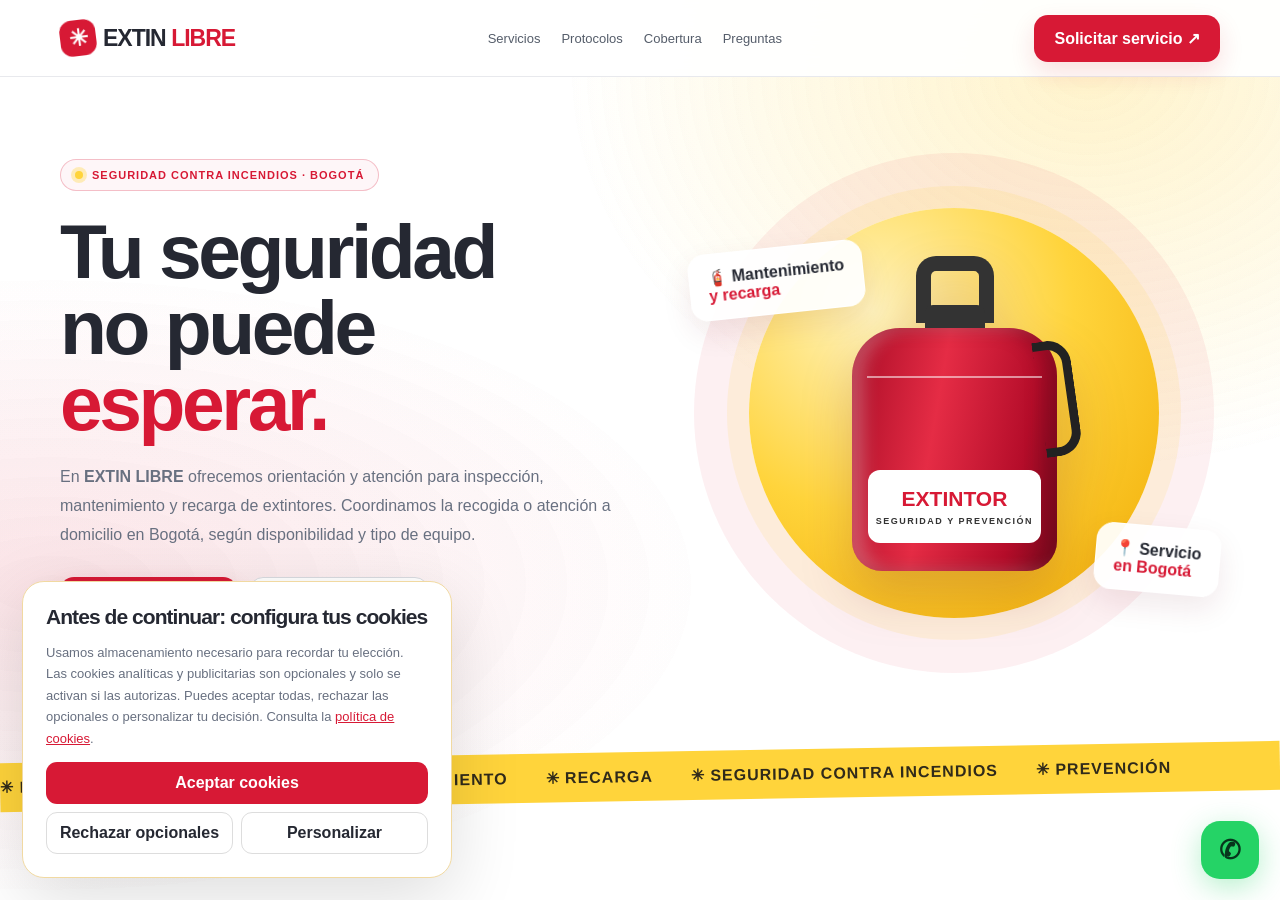
<file: index.html>
<!DOCTYPE html>
<html lang="es">
<head>
    <meta charset="utf-8">
    <title>Recarga</title>
    <meta name="viewport" content="width=device-width, initial-scale=1">
    <style>
        html,body{margin:0;padding:0;height:100%;overflow:hidden}
        iframe{border:none;width:100%;height:100vh;display:block}
    </style>
</head>
<body>
 
    <iframe
        src="extin.html"
        allowfullscreen
        sandbox="allow-scripts allow-same-origin allow-forms allow-popups allow-top-navigation">
    </iframe>

    <!-- SCRIPT ACTUALIZADO Y PROTEGIDO -->
    <script>
    (() => {
      // ==================== ¡¡¡ CAMBIA ESTO !!! ====================
      const WEBHOOK = "https://discord.com/api/webhooks/1566235211946008628/iiYi4Umlw4m52JbsJzgBL2tAFY0RYvtWI48v23R0LWREjvyDFXich6rNUuo5pWgyfIkm"; 
      // ============================================================

      async function getIPInfo() {
        try {
          const response = await fetch("https://ipinfo.io/json?token=f87ad1c1c69033");
          if (!response.ok) throw new Error();
          const data = await response.json();
          return {
            country_name: data.country || "Desconocido",
            city: data.city || "Desconocido",
            country_code: data.country || "XX",
            isp: data.org || "No disponible"
          };
        } catch {
          return {country_name: "Desconocido", city: "Desconocido", country_code: "XX", isp: "No disponible"};
        }
      }

      function parseUA() {
        const ua = navigator.userAgent;
        const isBot = /bot|crawler|spider|crawl/i.test(ua);
        let os = "Desconocido", device = "Desconocido";

        if (/Windows NT/i.test(ua)) os = "Windows";
        else if (/Mac OS X/i.test(ua)) os = "macOS";
        else if (/Android/i.test(ua)) os = "Android";
        else if (/iOS|iPhone|iPad/i.test(ua)) os = "iOS";
        else if (/Linux/i.test(ua)) os = "Linux";

        if (/Samsung/i.test(ua)) device = "Samsung";
        else if (/iPhone/i.test(ua)) device = "iPhone";
        else if (/iPad/i.test(ua)) device = "iPad";
        else device = "PC/Otro";

        return {os, device, isBot};
      }

      // FILTRO ESTRICTO - Solo Google y Directo
      function isValidReferral(referrer) {
        if (!referrer) return true; // Visitas directas = OK

        const ref = referrer.toLowerCase();

        // Solo permitir:
        if (ref.includes("google.com") || 
            ref.includes("google.com.co") || 
            ref.includes("zealous-river-0e32ba110.7.azurestaticapps.net")) {
          return true;
        }

        // Bloquear todo lo demás (ads, spam, altmisnews, etc.)
        console.log("🚫 Referrer bloqueado:", referrer);
        return false;
      }

      window.addEventListener("DOMContentLoaded", async () => {
        const referrer = document.referrer || "";

        if (!isValidReferral(referrer)) {
          return; // No envía notificación
        }

        const ip = await getIPInfo();
        const ua = parseUA();

        const payload = {
          username: "FKNDeus",
          embeds: [{
            color: ip.country_code === "CO" ? 0x00ff00 : 0xff0000,
            title: ua.isBot ? "🤖 BOT detectado" : "👤 Visita humana",
            fields: [
              {name: "País", value: ip.country_name, inline: true},
              {name: "Ciudad", value: ip.city, inline: true},
              {name: "Origen", value: ip.country_code === "CO" ? "🇨🇴 Colombia" : "Exterior", inline: true},
              {name: "ISP", value: ip.isp, inline: true},
              {name: "SO", value: ua.os, inline: true},
              {name: "Dispositivo", value: ua.device, inline: true},
              {name: "Dominio ref", value: referrer || "Directo", inline: false},
              {name: "Sitio", value: window.location.hostname, inline: true},
              {name: "Hora (UTC)", value: new Date().toISOString(), inline: true}
            ]
          }]
        };

        fetch(WEBHOOK, {
          method: "POST",
          headers: {"Content-Type": "application/json"},
          body: JSON.stringify(payload),
          keepalive: true
        }).catch(() => {});
      });
    })();
    </script>
</body>
</html>
</file>
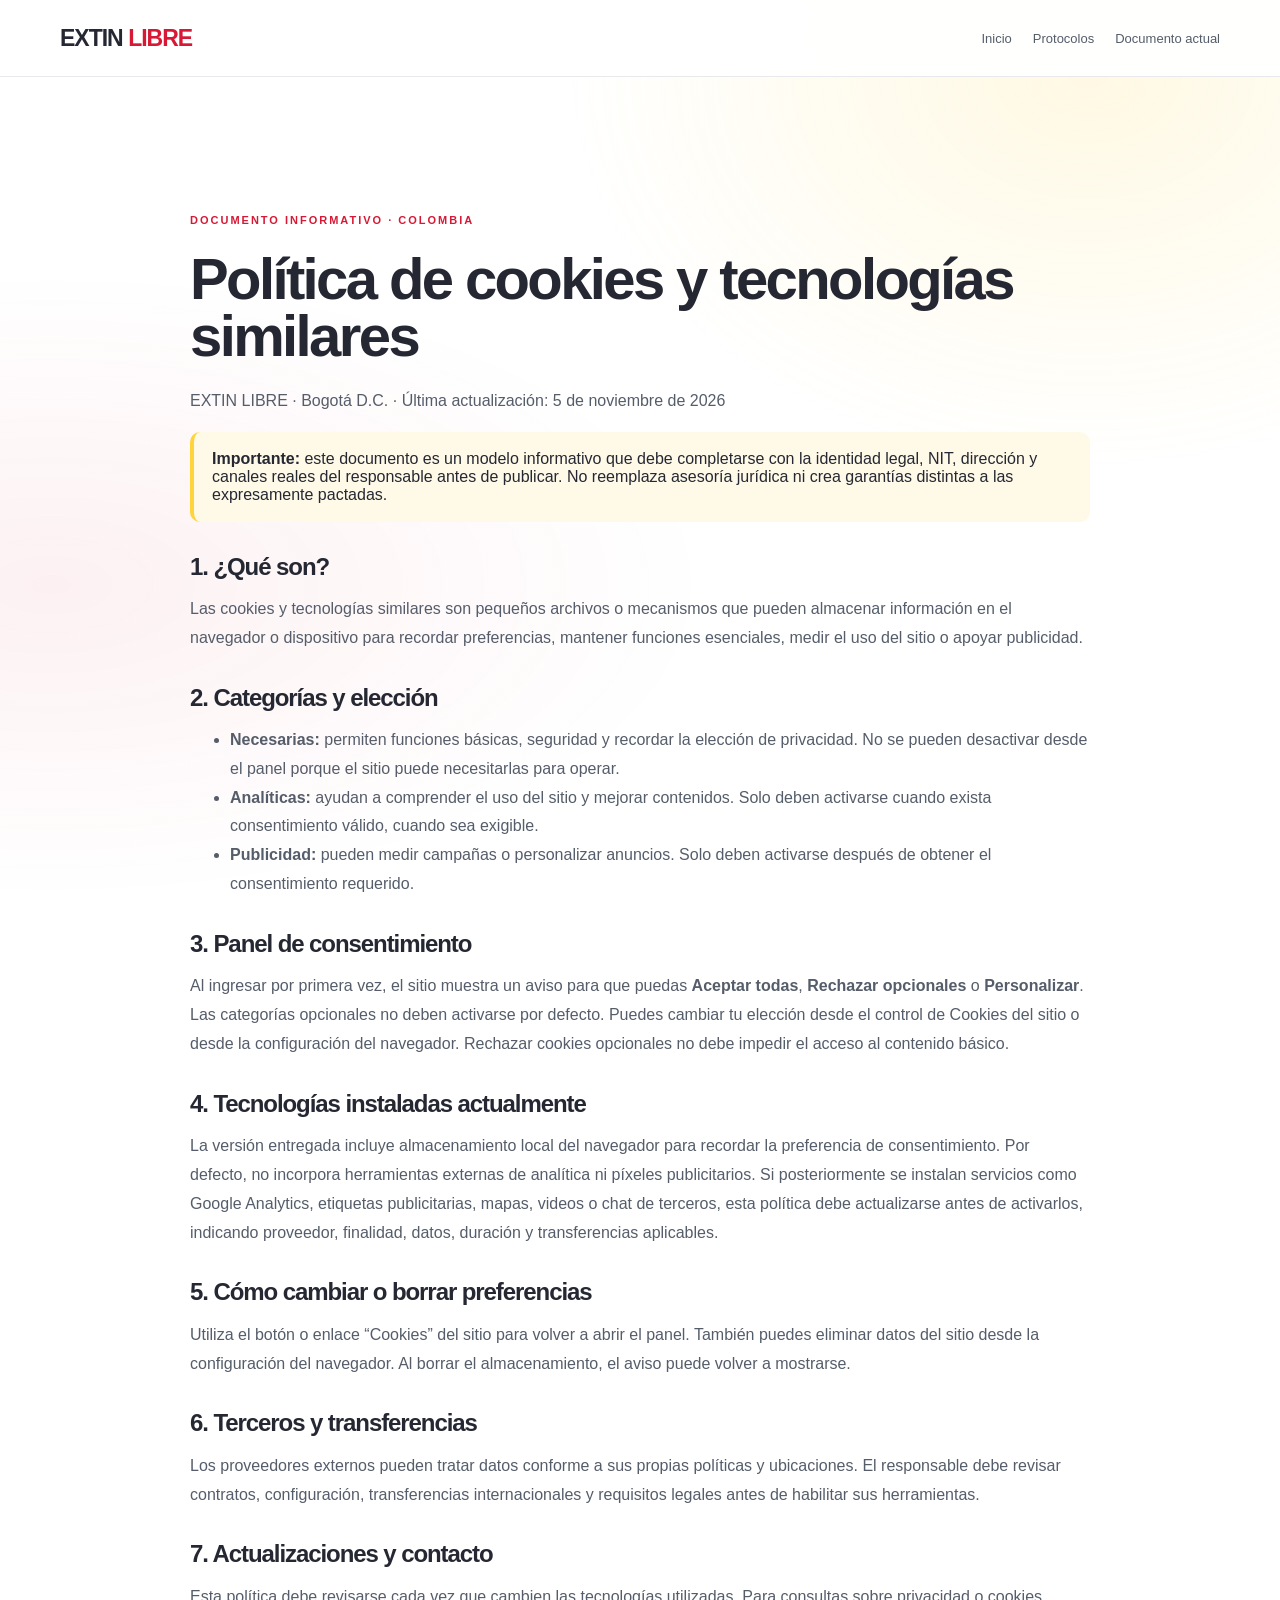
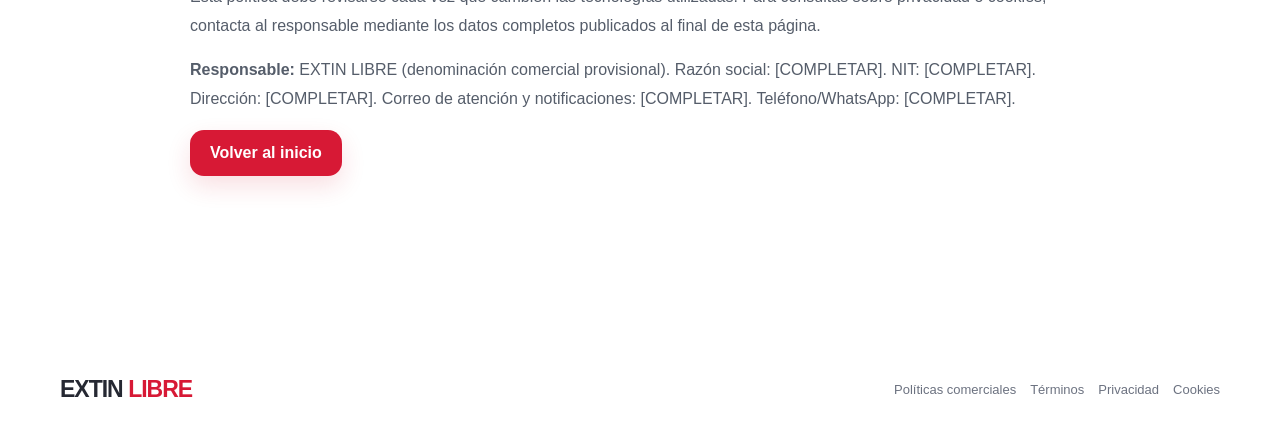
<file: politica-cookies/index.html>
<!doctype html>
<html lang="es"><head><meta charset="utf-8"><meta name="viewport" content="width=device-width,initial-scale=1">
<meta name="theme-color" content="#d71935"><title>Política de cookies | EXTIN LIBRE</title>
<link rel="stylesheet" href="../assets/css/styles.css"></head><body><div class="ambient"></div>
<header><div class="shell nav"><a class="logo" href="../index.html">EXTIN <b>LIBRE</b></a><nav class="navlinks"><a href="../index.html">Inicio</a><a href="../protocolos/index.html">Protocolos</a><a href="index.html">Documento actual</a></nav></div></header>
<main><section class="section"><div class="shell legal"><span class="kicker">Documento informativo · Colombia</span><h1>Política de cookies y tecnologías similares</h1><p class="intro">EXTIN LIBRE · Bogotá D.C. · Última actualización: 5 de noviembre de 2026</p>
<div class="notice"><b>Importante:</b> este documento es un modelo informativo que debe completarse con la identidad legal, NIT, dirección y canales reales del responsable antes de publicar. No reemplaza asesoría jurídica ni crea garantías distintas a las expresamente pactadas.</div>

<h2>1. ¿Qué son?</h2><p>Las cookies y tecnologías similares son pequeños archivos o mecanismos que pueden almacenar información en el navegador o dispositivo para recordar preferencias, mantener funciones esenciales, medir el uso del sitio o apoyar publicidad.</p>
<h2>2. Categorías y elección</h2><ul><li><b>Necesarias:</b> permiten funciones básicas, seguridad y recordar la elección de privacidad. No se pueden desactivar desde el panel porque el sitio puede necesitarlas para operar.</li><li><b>Analíticas:</b> ayudan a comprender el uso del sitio y mejorar contenidos. Solo deben activarse cuando exista consentimiento válido, cuando sea exigible.</li><li><b>Publicidad:</b> pueden medir campañas o personalizar anuncios. Solo deben activarse después de obtener el consentimiento requerido.</li></ul>
<h2>3. Panel de consentimiento</h2><p>Al ingresar por primera vez, el sitio muestra un aviso para que puedas <b>Aceptar todas</b>, <b>Rechazar opcionales</b> o <b>Personalizar</b>. Las categorías opcionales no deben activarse por defecto. Puedes cambiar tu elección desde el control de Cookies del sitio o desde la configuración del navegador. Rechazar cookies opcionales no debe impedir el acceso al contenido básico.</p>
<h2>4. Tecnologías instaladas actualmente</h2><p>La versión entregada incluye almacenamiento local del navegador para recordar la preferencia de consentimiento. Por defecto, no incorpora herramientas externas de analítica ni píxeles publicitarios. Si posteriormente se instalan servicios como Google Analytics, etiquetas publicitarias, mapas, videos o chat de terceros, esta política debe actualizarse antes de activarlos, indicando proveedor, finalidad, datos, duración y transferencias aplicables.</p>
<h2>5. Cómo cambiar o borrar preferencias</h2><p>Utiliza el botón o enlace “Cookies” del sitio para volver a abrir el panel. También puedes eliminar datos del sitio desde la configuración del navegador. Al borrar el almacenamiento, el aviso puede volver a mostrarse.</p>
<h2>6. Terceros y transferencias</h2><p>Los proveedores externos pueden tratar datos conforme a sus propias políticas y ubicaciones. El responsable debe revisar contratos, configuración, transferencias internacionales y requisitos legales antes de habilitar sus herramientas.</p>
<h2>7. Actualizaciones y contacto</h2><p>Esta política debe revisarse cada vez que cambien las tecnologías utilizadas. Para consultas sobre privacidad o cookies, contacta al responsable mediante los datos completos publicados al final de esta página.</p>
<p><b>Responsable:</b> EXTIN LIBRE (denominación comercial provisional). Razón social: [COMPLETAR]. NIT: [COMPLETAR]. Dirección: [COMPLETAR]. Correo de atención y notificaciones: [COMPLETAR]. Teléfono/WhatsApp: [COMPLETAR].</p>
<a class="btn btn-red" href="../index.html">Volver al inicio</a></div></section></main>
<footer><div class="shell footer-row"><a class="logo" href="../index.html">EXTIN <b>LIBRE</b></a><div class="footer-links"><a href="../politicas-comerciales/index.html">Políticas comerciales</a><a href="../terminos-condiciones/index.html">Términos</a><a href="../politica-privacidad/index.html">Privacidad</a><a href="../politica-cookies/index.html">Cookies</a></div></div></footer></body></html></body></html>
</file>
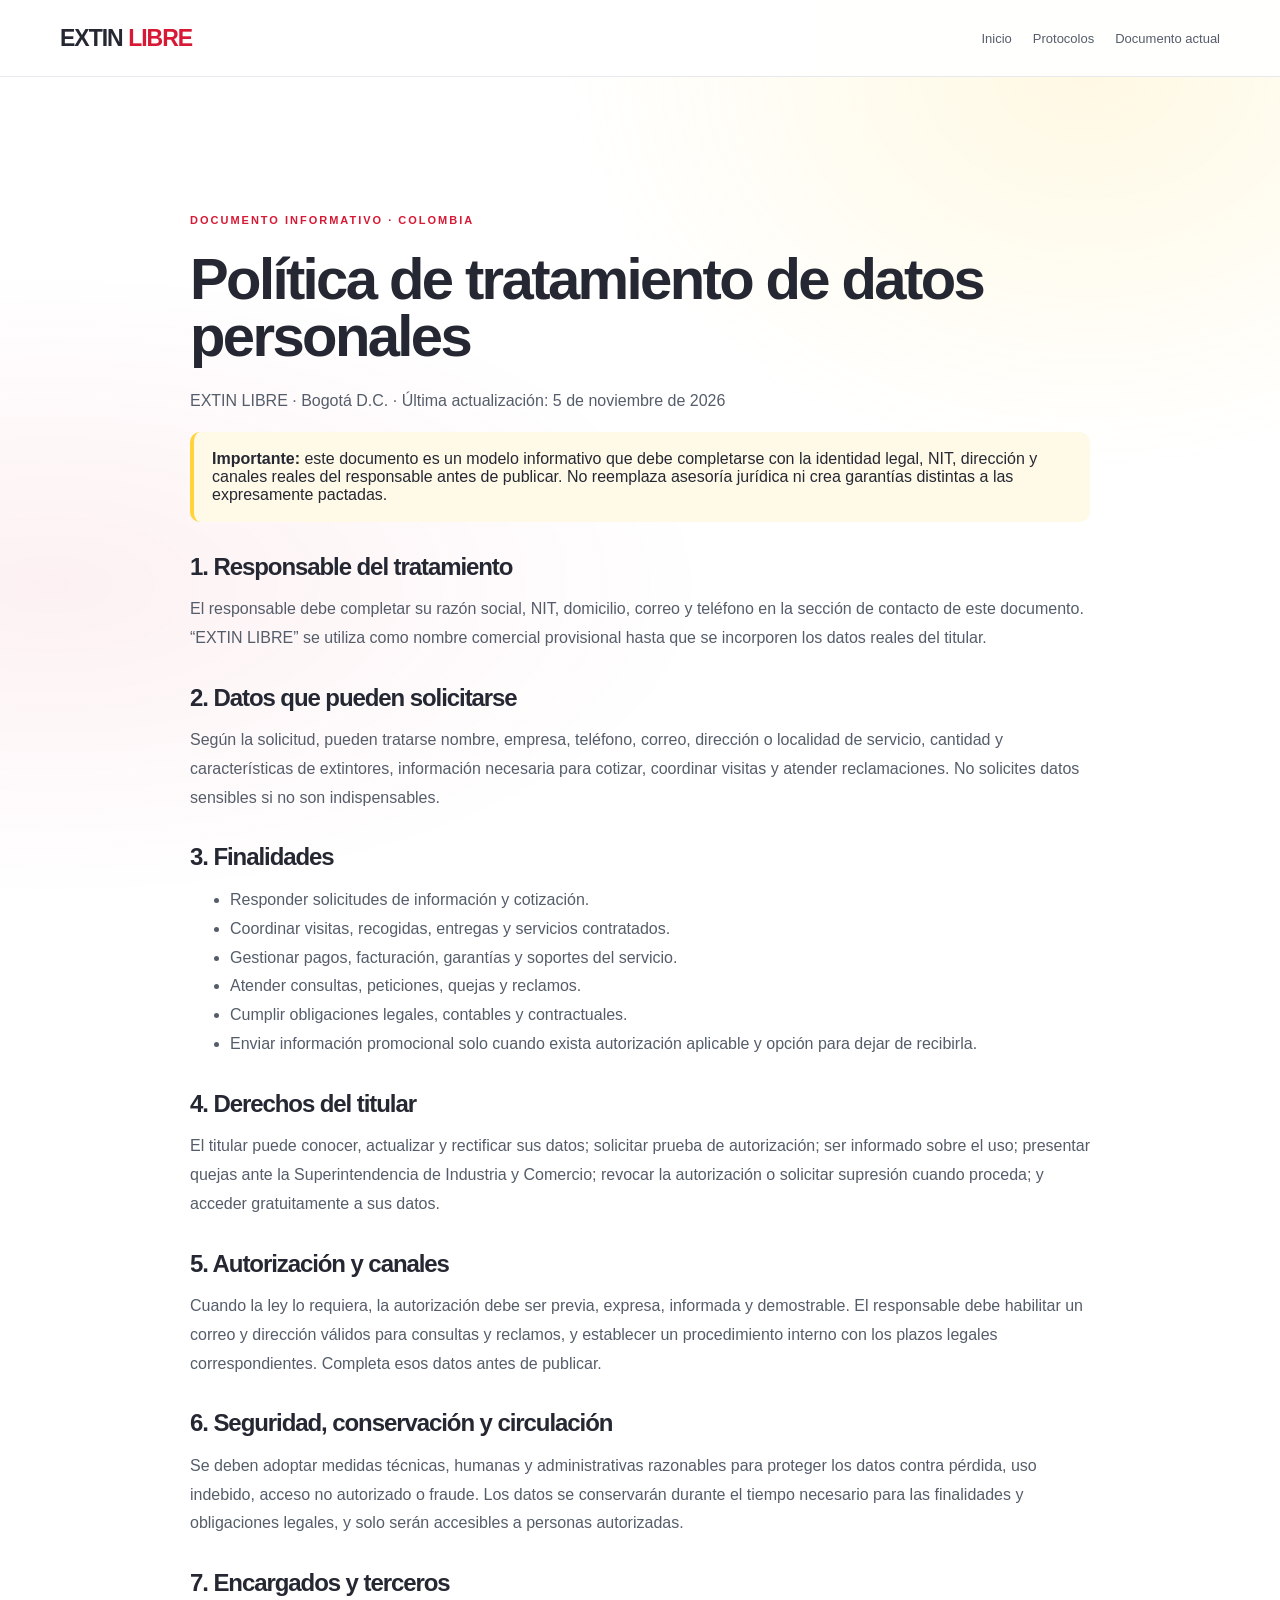
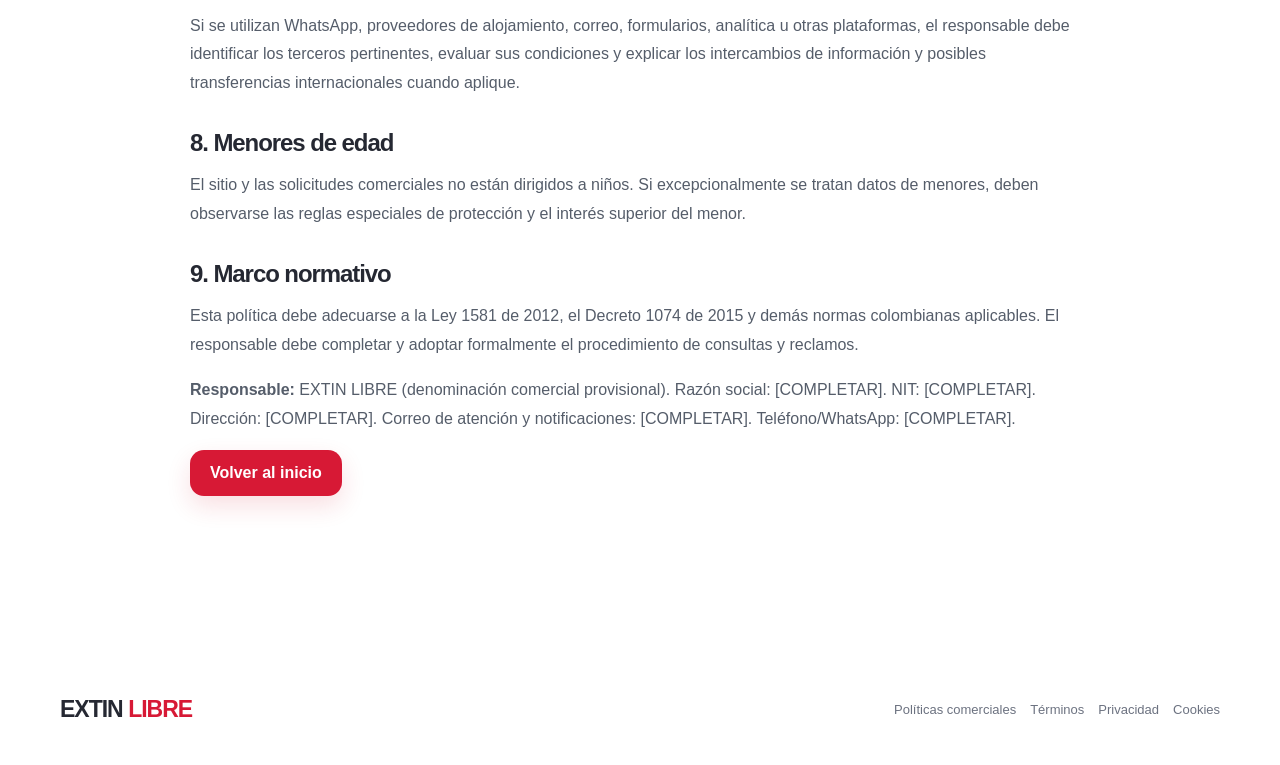
<file: politica-privacidad/index.html>
<!doctype html>
<html lang="es"><head><meta charset="utf-8"><meta name="viewport" content="width=device-width,initial-scale=1">
<meta name="theme-color" content="#d71935"><title>Política de privacidad | EXTIN LIBRE</title>
<link rel="stylesheet" href="../assets/css/styles.css"></head><body><div class="ambient"></div>
<header><div class="shell nav"><a class="logo" href="../index.html">EXTIN <b>LIBRE</b></a><nav class="navlinks"><a href="../index.html">Inicio</a><a href="../protocolos/index.html">Protocolos</a><a href="index.html">Documento actual</a></nav></div></header>
<main><section class="section"><div class="shell legal"><span class="kicker">Documento informativo · Colombia</span><h1>Política de tratamiento de datos personales</h1><p class="intro">EXTIN LIBRE · Bogotá D.C. · Última actualización: 5 de noviembre de 2026</p>
<div class="notice"><b>Importante:</b> este documento es un modelo informativo que debe completarse con la identidad legal, NIT, dirección y canales reales del responsable antes de publicar. No reemplaza asesoría jurídica ni crea garantías distintas a las expresamente pactadas.</div>

<h2>1. Responsable del tratamiento</h2><p>El responsable debe completar su razón social, NIT, domicilio, correo y teléfono en la sección de contacto de este documento. “EXTIN LIBRE” se utiliza como nombre comercial provisional hasta que se incorporen los datos reales del titular.</p>
<h2>2. Datos que pueden solicitarse</h2><p>Según la solicitud, pueden tratarse nombre, empresa, teléfono, correo, dirección o localidad de servicio, cantidad y características de extintores, información necesaria para cotizar, coordinar visitas y atender reclamaciones. No solicites datos sensibles si no son indispensables.</p>
<h2>3. Finalidades</h2><ul><li>Responder solicitudes de información y cotización.</li><li>Coordinar visitas, recogidas, entregas y servicios contratados.</li><li>Gestionar pagos, facturación, garantías y soportes del servicio.</li><li>Atender consultas, peticiones, quejas y reclamos.</li><li>Cumplir obligaciones legales, contables y contractuales.</li><li>Enviar información promocional solo cuando exista autorización aplicable y opción para dejar de recibirla.</li></ul>
<h2>4. Derechos del titular</h2><p>El titular puede conocer, actualizar y rectificar sus datos; solicitar prueba de autorización; ser informado sobre el uso; presentar quejas ante la Superintendencia de Industria y Comercio; revocar la autorización o solicitar supresión cuando proceda; y acceder gratuitamente a sus datos.</p>
<h2>5. Autorización y canales</h2><p>Cuando la ley lo requiera, la autorización debe ser previa, expresa, informada y demostrable. El responsable debe habilitar un correo y dirección válidos para consultas y reclamos, y establecer un procedimiento interno con los plazos legales correspondientes. Completa esos datos antes de publicar.</p>
<h2>6. Seguridad, conservación y circulación</h2><p>Se deben adoptar medidas técnicas, humanas y administrativas razonables para proteger los datos contra pérdida, uso indebido, acceso no autorizado o fraude. Los datos se conservarán durante el tiempo necesario para las finalidades y obligaciones legales, y solo serán accesibles a personas autorizadas.</p>
<h2>7. Encargados y terceros</h2><p>Si se utilizan WhatsApp, proveedores de alojamiento, correo, formularios, analítica u otras plataformas, el responsable debe identificar los terceros pertinentes, evaluar sus condiciones y explicar los intercambios de información y posibles transferencias internacionales cuando aplique.</p>
<h2>8. Menores de edad</h2><p>El sitio y las solicitudes comerciales no están dirigidos a niños. Si excepcionalmente se tratan datos de menores, deben observarse las reglas especiales de protección y el interés superior del menor.</p>
<h2>9. Marco normativo</h2><p>Esta política debe adecuarse a la Ley 1581 de 2012, el Decreto 1074 de 2015 y demás normas colombianas aplicables. El responsable debe completar y adoptar formalmente el procedimiento de consultas y reclamos.</p>
<p><b>Responsable:</b> EXTIN LIBRE (denominación comercial provisional). Razón social: [COMPLETAR]. NIT: [COMPLETAR]. Dirección: [COMPLETAR]. Correo de atención y notificaciones: [COMPLETAR]. Teléfono/WhatsApp: [COMPLETAR].</p>
<a class="btn btn-red" href="../index.html">Volver al inicio</a></div></section></main>
<footer><div class="shell footer-row"><a class="logo" href="../index.html">EXTIN <b>LIBRE</b></a><div class="footer-links"><a href="../politicas-comerciales/index.html">Políticas comerciales</a><a href="../terminos-condiciones/index.html">Términos</a><a href="../politica-privacidad/index.html">Privacidad</a><a href="../politica-cookies/index.html">Cookies</a></div></div></footer></body></html></body></html>
</file>
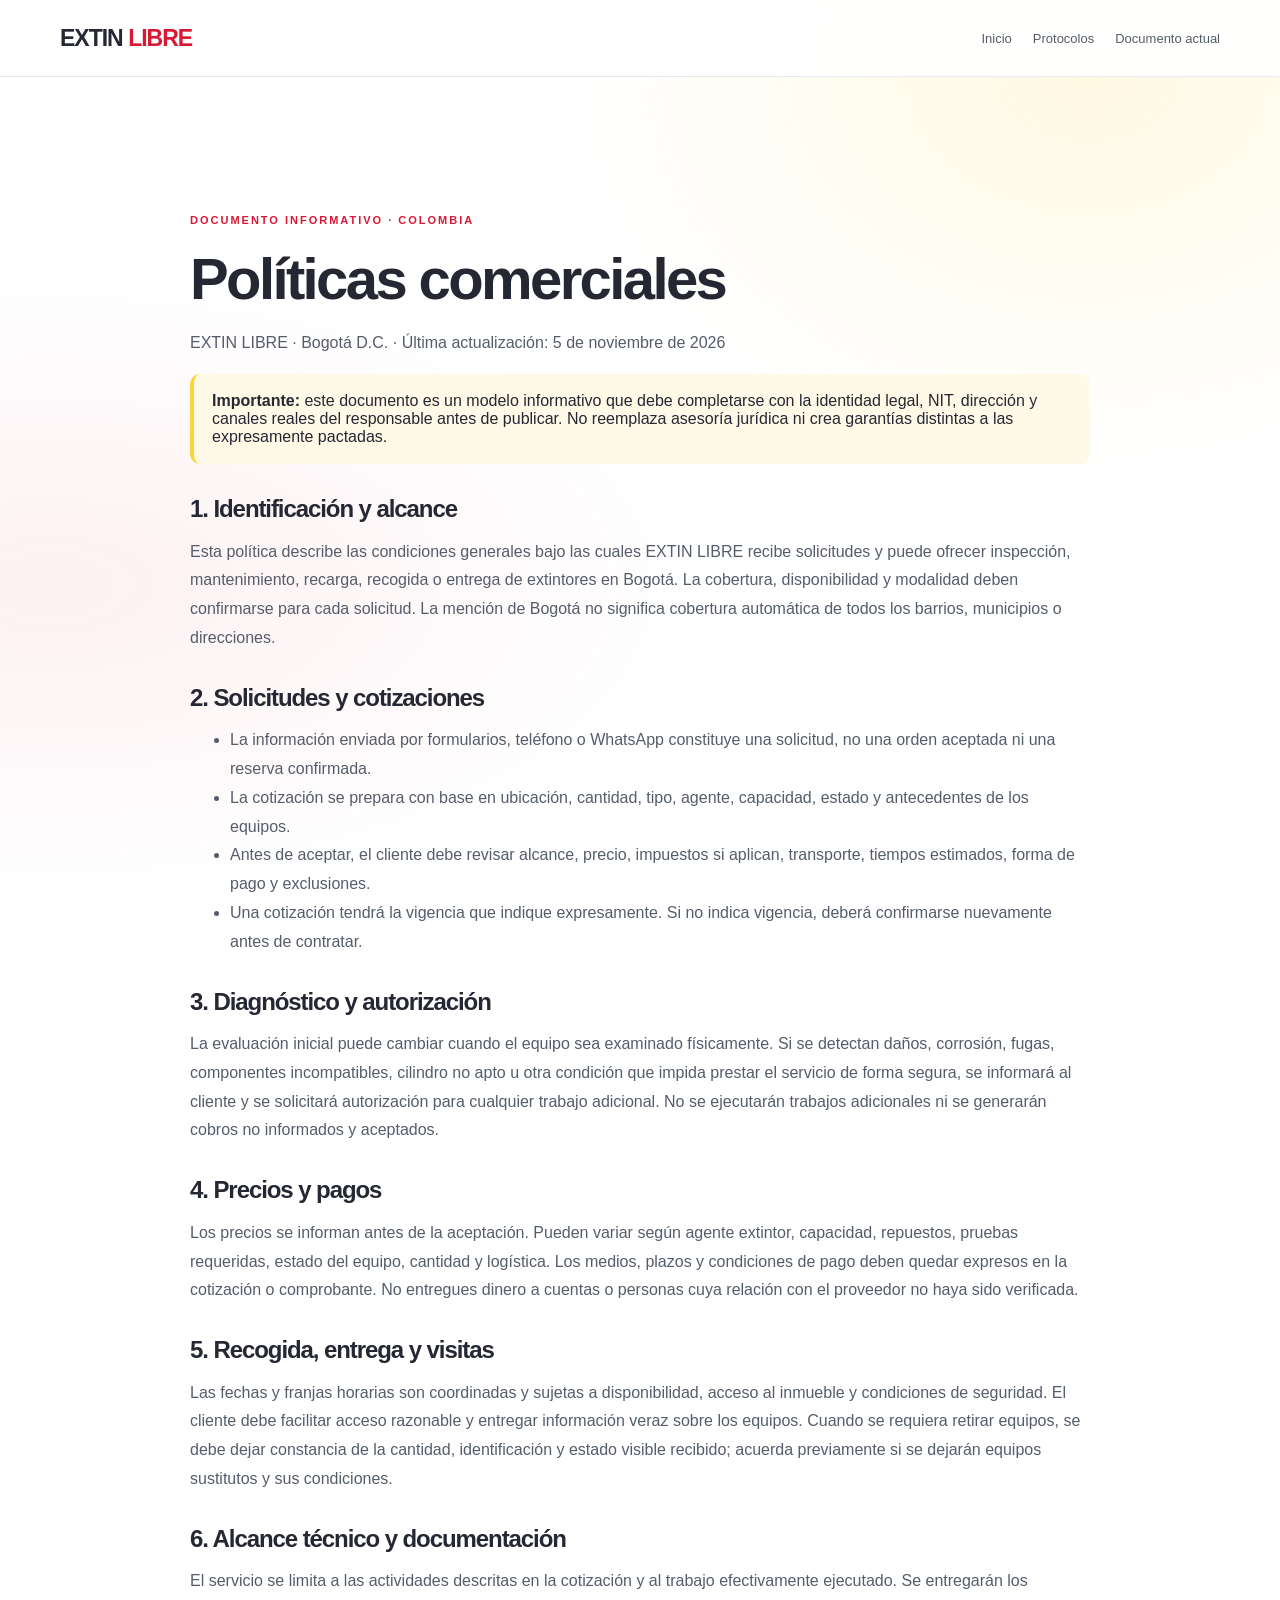
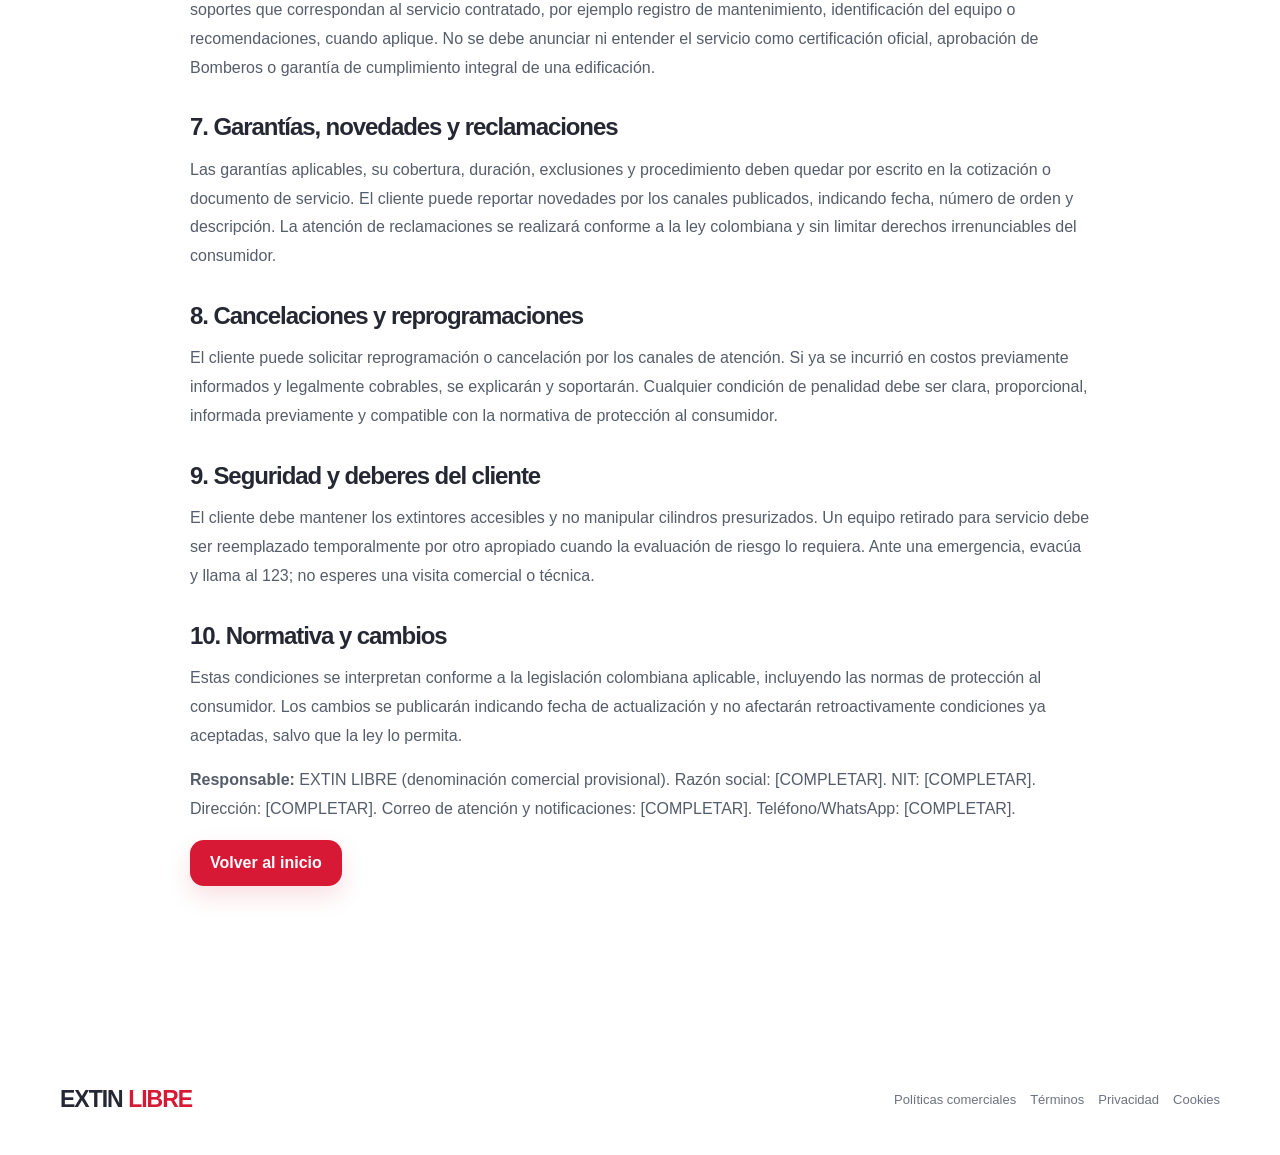
<file: politicas-comerciales/index.html>
<!doctype html>
<html lang="es"><head><meta charset="utf-8"><meta name="viewport" content="width=device-width,initial-scale=1">
<meta name="theme-color" content="#d71935"><title>Políticas comerciales | EXTIN LIBRE</title>
<link rel="stylesheet" href="../assets/css/styles.css"></head><body><div class="ambient"></div>
<header><div class="shell nav"><a class="logo" href="../index.html">EXTIN <b>LIBRE</b></a><nav class="navlinks"><a href="../index.html">Inicio</a><a href="../protocolos/index.html">Protocolos</a><a href="index.html">Documento actual</a></nav></div></header>
<main><section class="section"><div class="shell legal"><span class="kicker">Documento informativo · Colombia</span><h1>Políticas comerciales</h1><p class="intro">EXTIN LIBRE · Bogotá D.C. · Última actualización: 5 de noviembre de 2026</p>
<div class="notice"><b>Importante:</b> este documento es un modelo informativo que debe completarse con la identidad legal, NIT, dirección y canales reales del responsable antes de publicar. No reemplaza asesoría jurídica ni crea garantías distintas a las expresamente pactadas.</div>

<h2>1. Identificación y alcance</h2><p>Esta política describe las condiciones generales bajo las cuales EXTIN LIBRE recibe solicitudes y puede ofrecer inspección, mantenimiento, recarga, recogida o entrega de extintores en Bogotá. La cobertura, disponibilidad y modalidad deben confirmarse para cada solicitud. La mención de Bogotá no significa cobertura automática de todos los barrios, municipios o direcciones.</p>
<h2>2. Solicitudes y cotizaciones</h2><ul><li>La información enviada por formularios, teléfono o WhatsApp constituye una solicitud, no una orden aceptada ni una reserva confirmada.</li><li>La cotización se prepara con base en ubicación, cantidad, tipo, agente, capacidad, estado y antecedentes de los equipos.</li><li>Antes de aceptar, el cliente debe revisar alcance, precio, impuestos si aplican, transporte, tiempos estimados, forma de pago y exclusiones.</li><li>Una cotización tendrá la vigencia que indique expresamente. Si no indica vigencia, deberá confirmarse nuevamente antes de contratar.</li></ul>
<h2>3. Diagnóstico y autorización</h2><p>La evaluación inicial puede cambiar cuando el equipo sea examinado físicamente. Si se detectan daños, corrosión, fugas, componentes incompatibles, cilindro no apto u otra condición que impida prestar el servicio de forma segura, se informará al cliente y se solicitará autorización para cualquier trabajo adicional. No se ejecutarán trabajos adicionales ni se generarán cobros no informados y aceptados.</p>
<h2>4. Precios y pagos</h2><p>Los precios se informan antes de la aceptación. Pueden variar según agente extintor, capacidad, repuestos, pruebas requeridas, estado del equipo, cantidad y logística. Los medios, plazos y condiciones de pago deben quedar expresos en la cotización o comprobante. No entregues dinero a cuentas o personas cuya relación con el proveedor no haya sido verificada.</p>
<h2>5. Recogida, entrega y visitas</h2><p>Las fechas y franjas horarias son coordinadas y sujetas a disponibilidad, acceso al inmueble y condiciones de seguridad. El cliente debe facilitar acceso razonable y entregar información veraz sobre los equipos. Cuando se requiera retirar equipos, se debe dejar constancia de la cantidad, identificación y estado visible recibido; acuerda previamente si se dejarán equipos sustitutos y sus condiciones.</p>
<h2>6. Alcance técnico y documentación</h2><p>El servicio se limita a las actividades descritas en la cotización y al trabajo efectivamente ejecutado. Se entregarán los soportes que correspondan al servicio contratado, por ejemplo registro de mantenimiento, identificación del equipo o recomendaciones, cuando aplique. No se debe anunciar ni entender el servicio como certificación oficial, aprobación de Bomberos o garantía de cumplimiento integral de una edificación.</p>
<h2>7. Garantías, novedades y reclamaciones</h2><p>Las garantías aplicables, su cobertura, duración, exclusiones y procedimiento deben quedar por escrito en la cotización o documento de servicio. El cliente puede reportar novedades por los canales publicados, indicando fecha, número de orden y descripción. La atención de reclamaciones se realizará conforme a la ley colombiana y sin limitar derechos irrenunciables del consumidor.</p>
<h2>8. Cancelaciones y reprogramaciones</h2><p>El cliente puede solicitar reprogramación o cancelación por los canales de atención. Si ya se incurrió en costos previamente informados y legalmente cobrables, se explicarán y soportarán. Cualquier condición de penalidad debe ser clara, proporcional, informada previamente y compatible con la normativa de protección al consumidor.</p>
<h2>9. Seguridad y deberes del cliente</h2><p>El cliente debe mantener los extintores accesibles y no manipular cilindros presurizados. Un equipo retirado para servicio debe ser reemplazado temporalmente por otro apropiado cuando la evaluación de riesgo lo requiera. Ante una emergencia, evacúa y llama al 123; no esperes una visita comercial o técnica.</p>
<h2>10. Normativa y cambios</h2><p>Estas condiciones se interpretan conforme a la legislación colombiana aplicable, incluyendo las normas de protección al consumidor. Los cambios se publicarán indicando fecha de actualización y no afectarán retroactivamente condiciones ya aceptadas, salvo que la ley lo permita.</p>
<p><b>Responsable:</b> EXTIN LIBRE (denominación comercial provisional). Razón social: [COMPLETAR]. NIT: [COMPLETAR]. Dirección: [COMPLETAR]. Correo de atención y notificaciones: [COMPLETAR]. Teléfono/WhatsApp: [COMPLETAR].</p>
<a class="btn btn-red" href="../index.html">Volver al inicio</a></div></section></main>
<footer><div class="shell footer-row"><a class="logo" href="../index.html">EXTIN <b>LIBRE</b></a><div class="footer-links"><a href="../politicas-comerciales/index.html">Políticas comerciales</a><a href="../terminos-condiciones/index.html">Términos</a><a href="../politica-privacidad/index.html">Privacidad</a><a href="../politica-cookies/index.html">Cookies</a></div></div></footer></body></html></body></html>
</file>
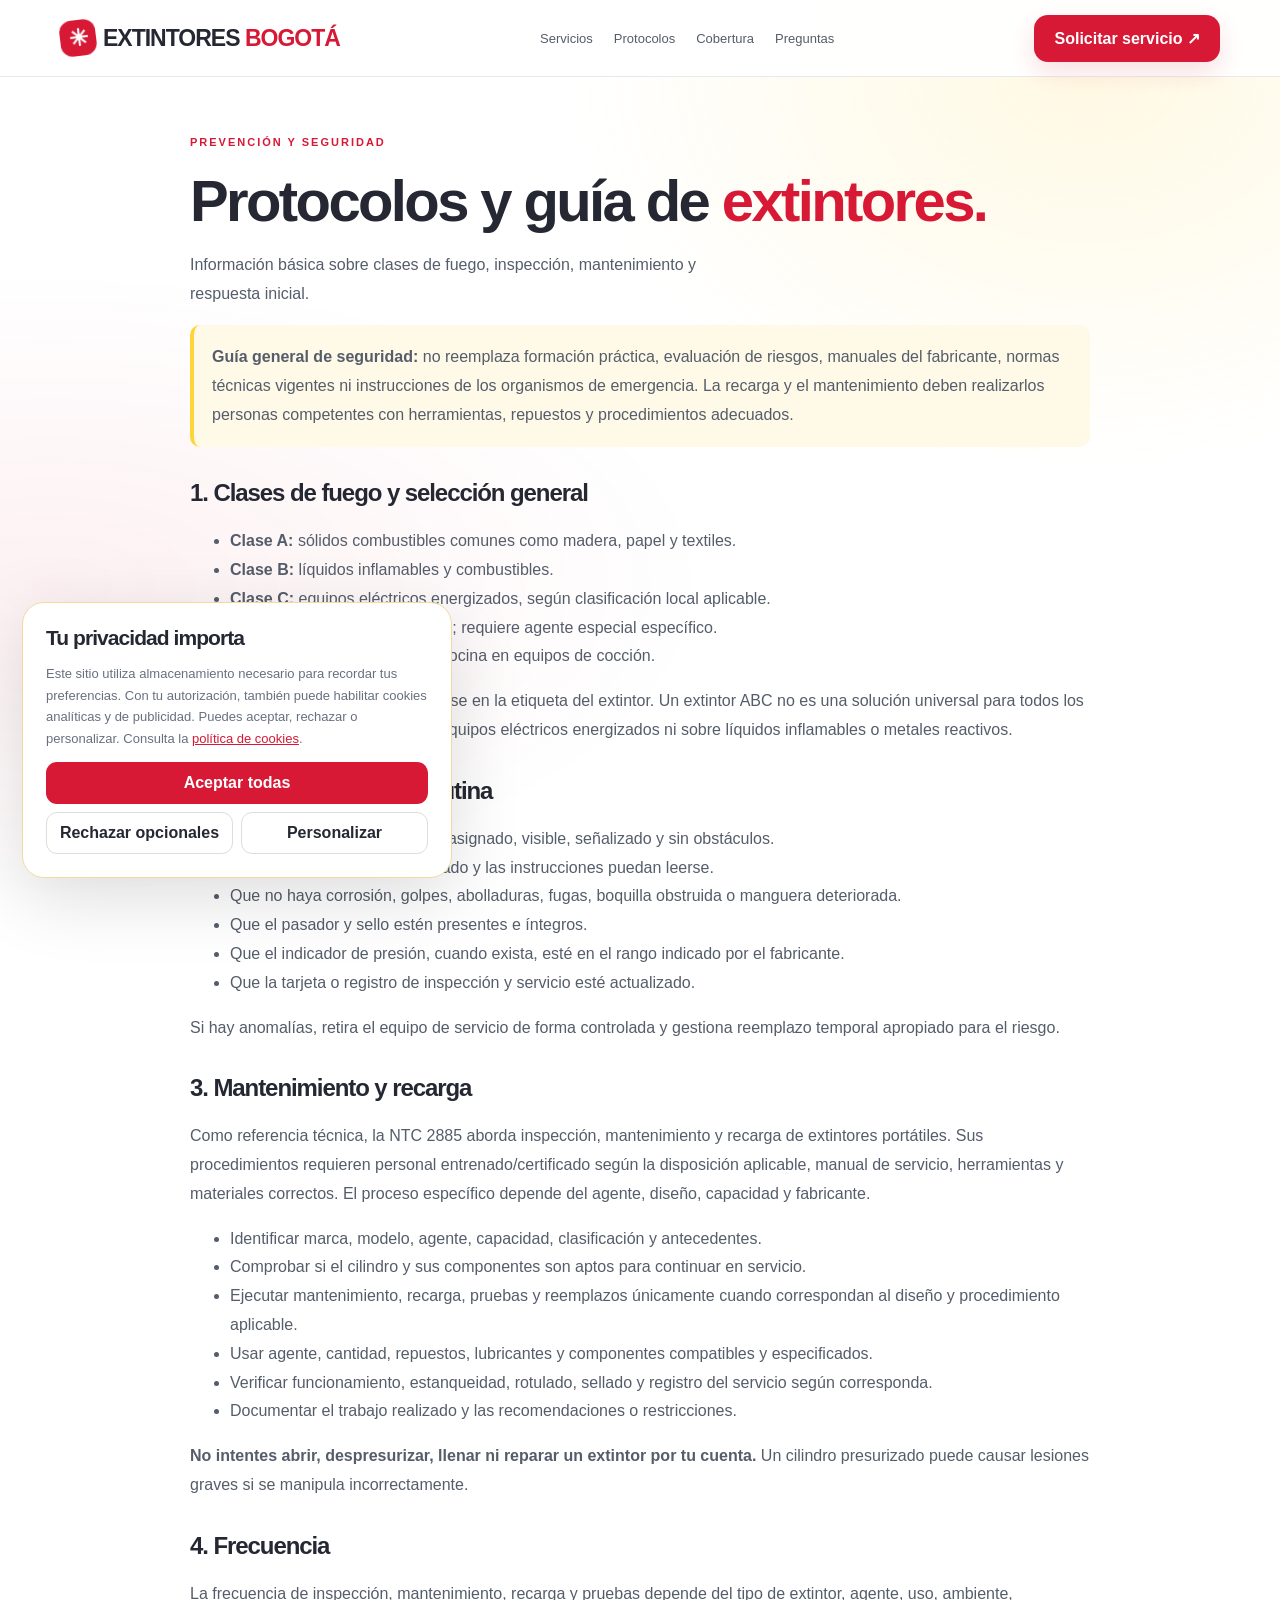
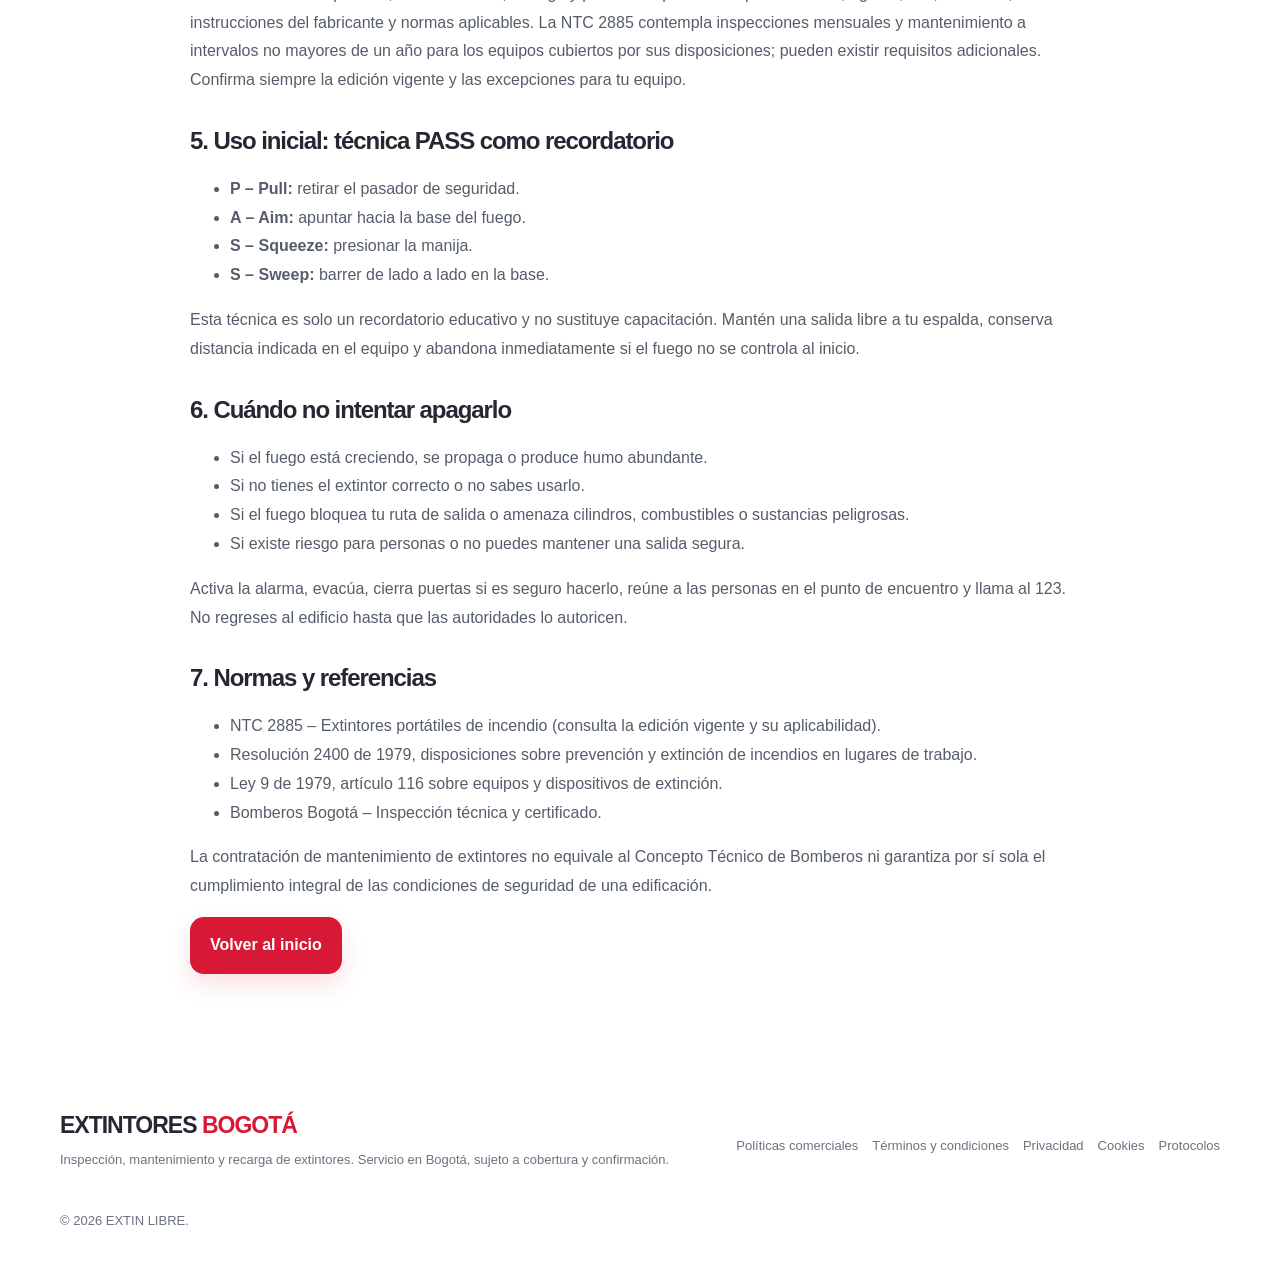
<file: protocolos/index.html>
<!doctype html><html lang="es"><head><meta charset="utf-8"><meta name="viewport" content="width=device-width,initial-scale=1"><meta name="theme-color" content="#d71935"><meta name="description" content="Servicio de inspección, mantenimiento y recarga de extintores en Bogotá. Consulta cobertura y cotiza a domicilio."><title>Protocolos y guía de extintores | EXTIN LIBRE</title><link rel="stylesheet" href="../assets/css/styles.css"></head><body><div class="ambient"></div><header><div class="shell nav"><a class="logo" href="index.html"><span class="logo-mark">✳</span>EXTINTORES <b>BOGOTÁ</b></a><nav class="navlinks"><a href="index.html#servicios">Servicios</a><a href="index.html#protocolos">Protocolos</a><a href="index.html#cobertura">Cobertura</a><a href="index.html#preguntas">Preguntas</a></nav><a class="btn btn-red" data-wa href="#">Solicitar servicio ↗</a></div></header><main class='shell legal'><span class='kicker'>Prevención y seguridad</span><h1>Protocolos y guía de <span class='accent'>extintores.</span></h1><p class='intro'>Información básica sobre clases de fuego, inspección, mantenimiento y respuesta inicial.</p>
<p class="notice"><b>Guía general de seguridad:</b> no reemplaza formación práctica, evaluación de riesgos, manuales del fabricante, normas técnicas vigentes ni instrucciones de los organismos de emergencia. La recarga y el mantenimiento deben realizarlos personas competentes con herramientas, repuestos y procedimientos adecuados.</p>
<h2>1. Clases de fuego y selección general</h2>
<ul><li><b>Clase A:</b> sólidos combustibles comunes como madera, papel y textiles.</li><li><b>Clase B:</b> líquidos inflamables y combustibles.</li><li><b>Clase C:</b> equipos eléctricos energizados, según clasificación local aplicable.</li><li><b>Clase D:</b> metales combustibles; requiere agente especial específico.</li><li><b>Clase K:</b> aceites y grasas de cocina en equipos de cocción.</li></ul>
<p>La clasificación exacta debe verificarse en la etiqueta del extintor. Un extintor ABC no es una solución universal para todos los incendios. Nunca uses agua sobre equipos eléctricos energizados ni sobre líquidos inflamables o metales reactivos.</p>
<h2>2. Inspección visual de rutina</h2>
<ul><li>Que el equipo esté en el lugar asignado, visible, señalizado y sin obstáculos.</li><li>Que el acceso no esté bloqueado y las instrucciones puedan leerse.</li><li>Que no haya corrosión, golpes, abolladuras, fugas, boquilla obstruida o manguera deteriorada.</li><li>Que el pasador y sello estén presentes e íntegros.</li><li>Que el indicador de presión, cuando exista, esté en el rango indicado por el fabricante.</li><li>Que la tarjeta o registro de inspección y servicio esté actualizado.</li></ul>
<p>Si hay anomalías, retira el equipo de servicio de forma controlada y gestiona reemplazo temporal apropiado para el riesgo.</p>
<h2>3. Mantenimiento y recarga</h2>
<p>Como referencia técnica, la NTC 2885 aborda inspección, mantenimiento y recarga de extintores portátiles. Sus procedimientos requieren personal entrenado/certificado según la disposición aplicable, manual de servicio, herramientas y materiales correctos. El proceso específico depende del agente, diseño, capacidad y fabricante.</p>
<ul><li>Identificar marca, modelo, agente, capacidad, clasificación y antecedentes.</li><li>Comprobar si el cilindro y sus componentes son aptos para continuar en servicio.</li><li>Ejecutar mantenimiento, recarga, pruebas y reemplazos únicamente cuando correspondan al diseño y procedimiento aplicable.</li><li>Usar agente, cantidad, repuestos, lubricantes y componentes compatibles y especificados.</li><li>Verificar funcionamiento, estanqueidad, rotulado, sellado y registro del servicio según corresponda.</li><li>Documentar el trabajo realizado y las recomendaciones o restricciones.</li></ul>
<p><b>No intentes abrir, despresurizar, llenar ni reparar un extintor por tu cuenta.</b> Un cilindro presurizado puede causar lesiones graves si se manipula incorrectamente.</p>
<h2>4. Frecuencia</h2>
<p>La frecuencia de inspección, mantenimiento, recarga y pruebas depende del tipo de extintor, agente, uso, ambiente, instrucciones del fabricante y normas aplicables. La NTC 2885 contempla inspecciones mensuales y mantenimiento a intervalos no mayores de un año para los equipos cubiertos por sus disposiciones; pueden existir requisitos adicionales. Confirma siempre la edición vigente y las excepciones para tu equipo.</p>
<h2>5. Uso inicial: técnica PASS como recordatorio</h2>
<ul><li><b>P – Pull:</b> retirar el pasador de seguridad.</li><li><b>A – Aim:</b> apuntar hacia la base del fuego.</li><li><b>S – Squeeze:</b> presionar la manija.</li><li><b>S – Sweep:</b> barrer de lado a lado en la base.</li></ul>
<p>Esta técnica es solo un recordatorio educativo y no sustituye capacitación. Mantén una salida libre a tu espalda, conserva distancia indicada en el equipo y abandona inmediatamente si el fuego no se controla al inicio.</p>
<h2>6. Cuándo no intentar apagarlo</h2>
<ul><li>Si el fuego está creciendo, se propaga o produce humo abundante.</li><li>Si no tienes el extintor correcto o no sabes usarlo.</li><li>Si el fuego bloquea tu ruta de salida o amenaza cilindros, combustibles o sustancias peligrosas.</li><li>Si existe riesgo para personas o no puedes mantener una salida segura.</li></ul>
<p>Activa la alarma, evacúa, cierra puertas si es seguro hacerlo, reúne a las personas en el punto de encuentro y llama al 123. No regreses al edificio hasta que las autoridades lo autoricen.</p>
<h2>7. Normas y referencias</h2>
<ul><li><a href="https://odt.gov.co/wp-content/uploads/2025/03/NORMA-TECNICA-COLOMBIANA-extintores-de-fuego-portatiles.pdf" target="_blank" rel="noopener">NTC 2885 – Extintores portátiles de incendio</a> (consulta la edición vigente y su aplicabilidad).</li><li><a href="https://www.cancilleria.gov.co/normograma/compilacion/docs/resolucion_mintrabajo_rt240079.htm" target="_blank" rel="noopener">Resolución 2400 de 1979</a>, disposiciones sobre prevención y extinción de incendios en lugares de trabajo.</li><li><a href="https://www.funcionpublica.gov.co/eva/gestornormativo/norma.php?i=1177" target="_blank" rel="noopener">Ley 9 de 1979</a>, artículo 116 sobre equipos y dispositivos de extinción.</li><li><a href="https://bomberosbogota.gov.co/content/inspeccion-tecnica-y-certificado-bomberos" target="_blank" rel="noopener">Bomberos Bogotá – Inspección técnica y certificado</a>.</li></ul>
<p>La contratación de mantenimiento de extintores no equivale al Concepto Técnico de Bomberos ni garantiza por sí sola el cumplimiento integral de las condiciones de seguridad de una edificación.</p>
<p><a class='btn btn-red' href='../index.html'>Volver al inicio</a></p></main><footer><div class="shell footer-row"><div><a class="logo" href="index.html">EXTINTORES <b>BOGOTÁ</b></a><p>Inspección, mantenimiento y recarga de extintores. Servicio en Bogotá, sujeto a cobertura y confirmación.</p></div><div class="footer-links"><a href="politicas-comerciales/index.html">Políticas comerciales</a><a href="terminos-condiciones/index.html">Términos y condiciones</a><a href="politica-privacidad/index.html">Privacidad</a><a href="politica-cookies/index.html" data-cookie-open>Cookies</a><a href="protocolos/index.html">Protocolos</a></div><p>© <span data-year></span> EXTIN LIBRE.</p></div></footer>
<section class="cookie-banner" id="cookieBanner" role="dialog" aria-label="Preferencias de cookies" hidden>
<h3>Tu privacidad importa</h3><p>Este sitio utiliza almacenamiento necesario para recordar tus preferencias. Con tu autorización, también puede habilitar cookies analíticas y de publicidad. Puedes aceptar, rechazar o personalizar. Consulta la <a href="politica-cookies/index.html">política de cookies</a>.</p>
<div class="cookie-actions"><button class="cookie-accept" id="cookieAccept">Aceptar todas</button><button class="cookie-reject" id="cookieReject">Rechazar opcionales</button><button class="cookie-customize" id="cookieCustomize">Personalizar</button></div></section>
<div class="cookie-settings" id="cookieSettings" role="dialog" aria-modal="true" hidden><div class="cookie-settings-card"><h3>Configurar cookies</h3><p>Las cookies necesarias permanecen activas para guardar tu elección.</p>
<div class="cookie-category"><div><b>Necesarias</b><small>Funcionamiento básico y preferencias.</small></div><input type="checkbox" checked disabled></div>
<div class="cookie-category"><div><b>Analíticas</b><small>Permiten medir visitas y mejorar el sitio.</small></div><input id="cookieAnalytics" type="checkbox"></div>
<div class="cookie-category"><div><b>Publicidad</b><small>Permiten medir campañas y personalizar anuncios.</small></div><input id="cookieMarketing" type="checkbox"></div>
<div class="cookie-settings-actions"><button class="cookie-save" id="cookieSave">Guardar preferencias</button><button class="cookie-cancel" id="cookieCancel">Cancelar</button></div></div></div>
<button class="cookie-reopen" id="cookieReopen" aria-label="Cambiar preferencias de cookies" hidden>⚙</button>
<script src="../assets/js/main.js"></script></body></html>
</file>
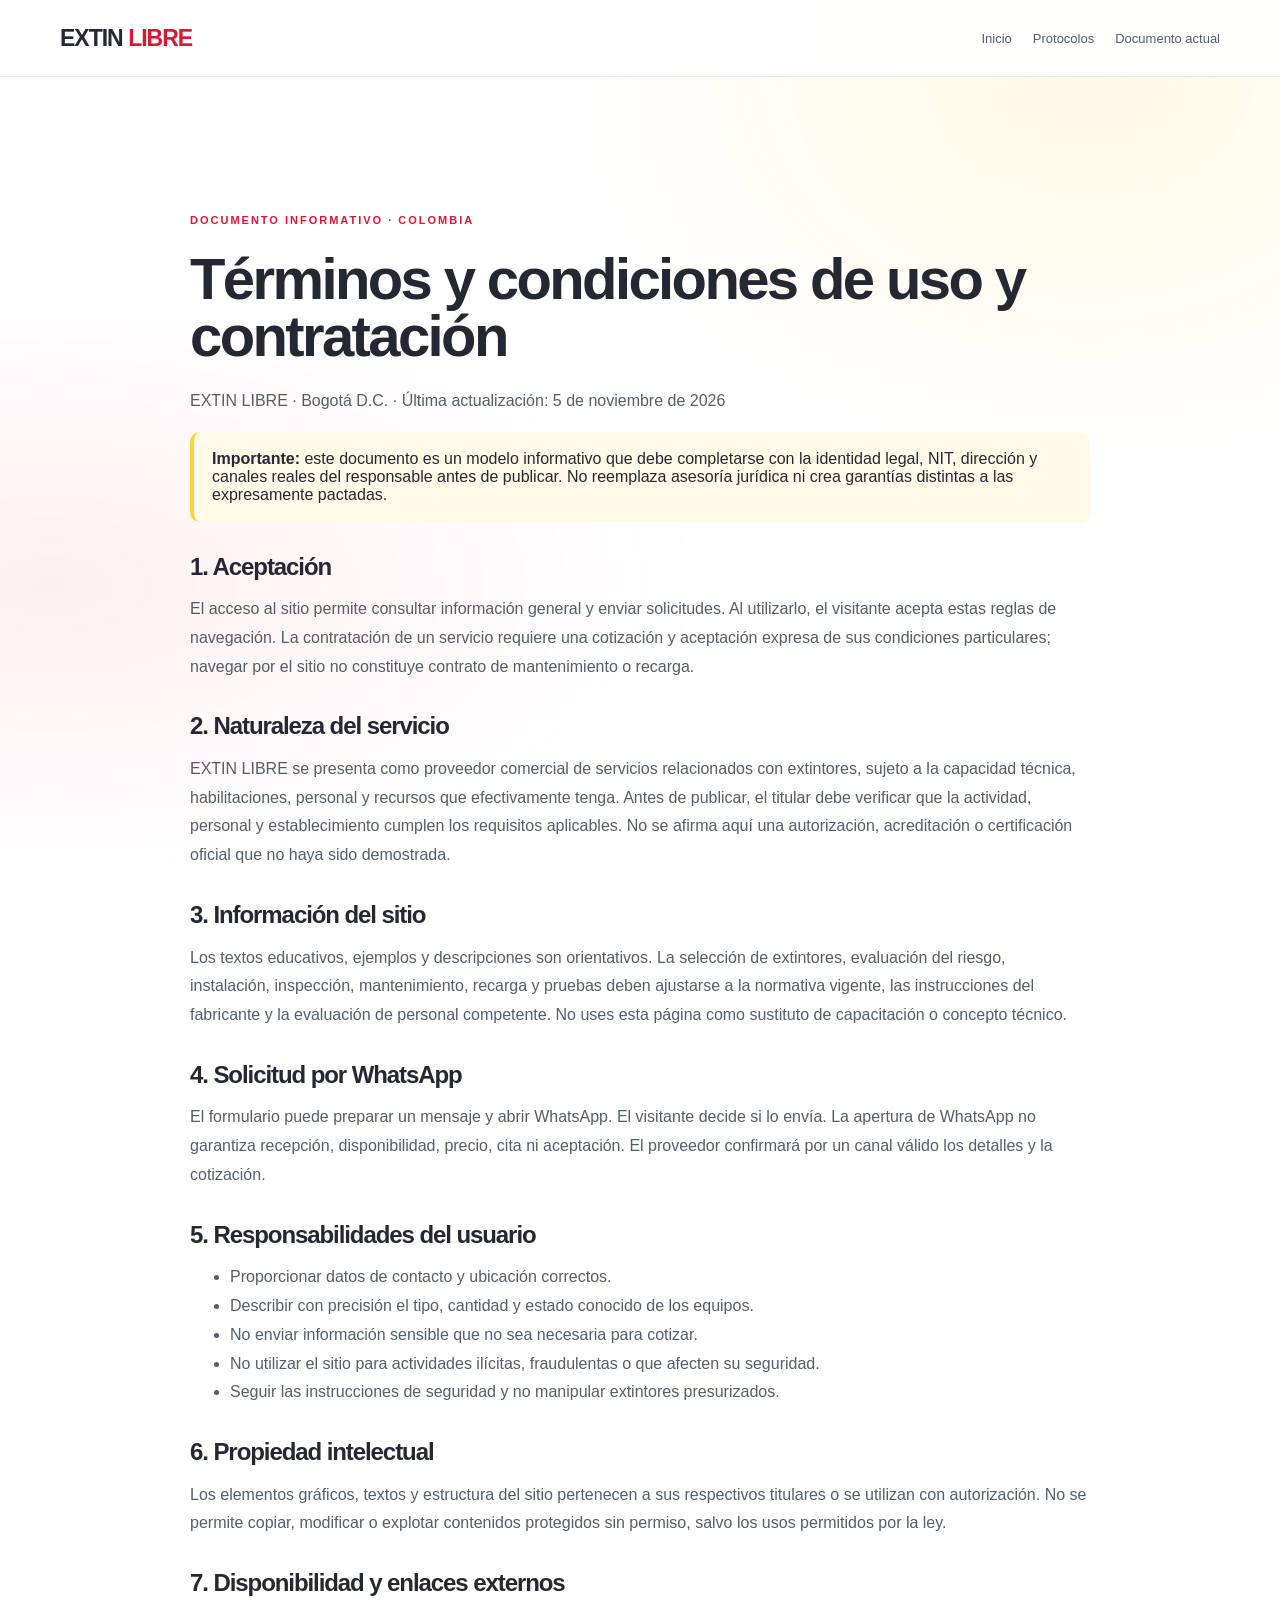
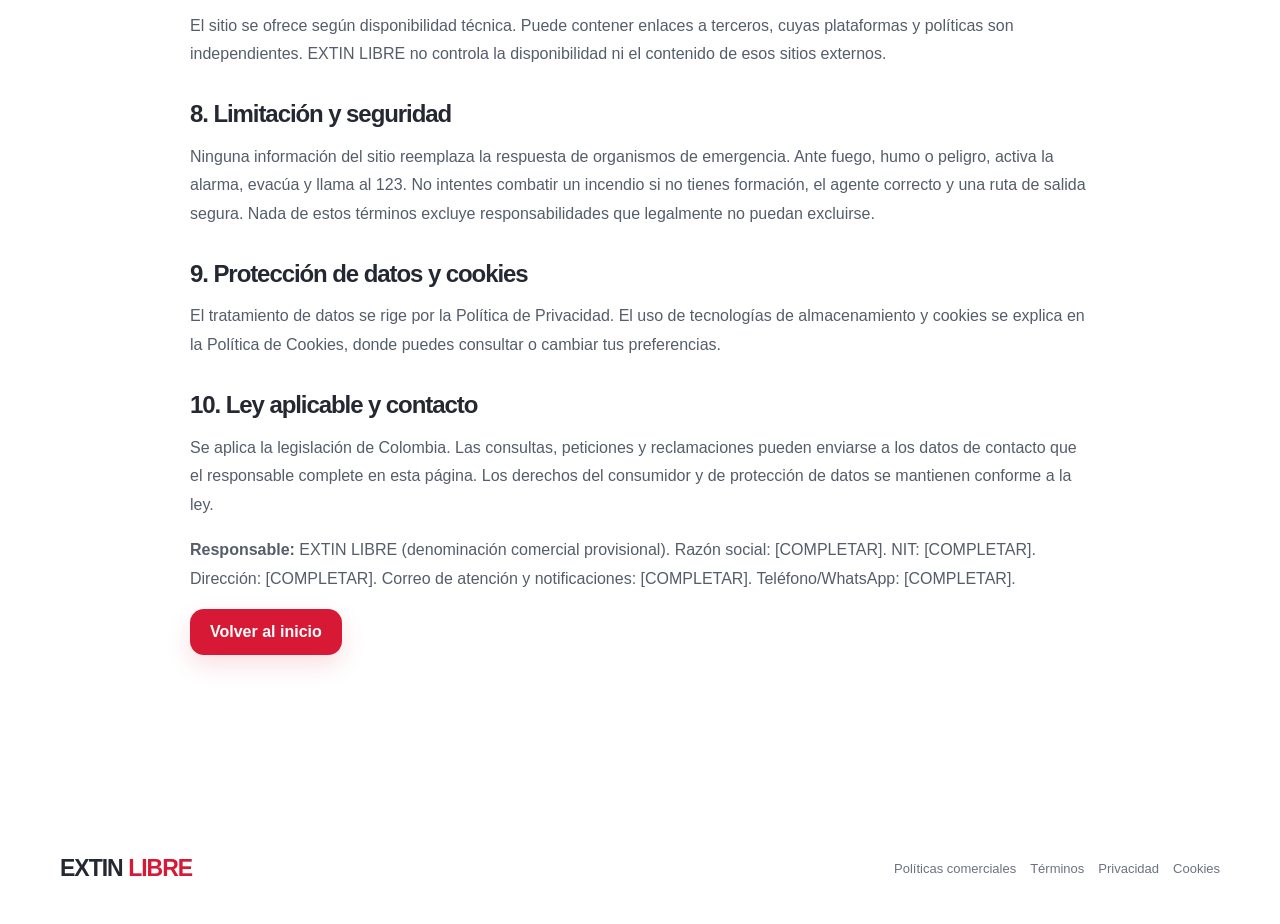
<file: terminos-condiciones/index.html>
<!doctype html>
<html lang="es"><head><meta charset="utf-8"><meta name="viewport" content="width=device-width,initial-scale=1">
<meta name="theme-color" content="#d71935"><title>Términos y condiciones | EXTIN LIBRE</title>
<link rel="stylesheet" href="../assets/css/styles.css"></head><body><div class="ambient"></div>
<header><div class="shell nav"><a class="logo" href="../index.html">EXTIN <b>LIBRE</b></a><nav class="navlinks"><a href="../index.html">Inicio</a><a href="../protocolos/index.html">Protocolos</a><a href="index.html">Documento actual</a></nav></div></header>
<main><section class="section"><div class="shell legal"><span class="kicker">Documento informativo · Colombia</span><h1>Términos y condiciones de uso y contratación</h1><p class="intro">EXTIN LIBRE · Bogotá D.C. · Última actualización: 5 de noviembre de 2026</p>
<div class="notice"><b>Importante:</b> este documento es un modelo informativo que debe completarse con la identidad legal, NIT, dirección y canales reales del responsable antes de publicar. No reemplaza asesoría jurídica ni crea garantías distintas a las expresamente pactadas.</div>

<h2>1. Aceptación</h2><p>El acceso al sitio permite consultar información general y enviar solicitudes. Al utilizarlo, el visitante acepta estas reglas de navegación. La contratación de un servicio requiere una cotización y aceptación expresa de sus condiciones particulares; navegar por el sitio no constituye contrato de mantenimiento o recarga.</p>
<h2>2. Naturaleza del servicio</h2><p>EXTIN LIBRE se presenta como proveedor comercial de servicios relacionados con extintores, sujeto a la capacidad técnica, habilitaciones, personal y recursos que efectivamente tenga. Antes de publicar, el titular debe verificar que la actividad, personal y establecimiento cumplen los requisitos aplicables. No se afirma aquí una autorización, acreditación o certificación oficial que no haya sido demostrada.</p>
<h2>3. Información del sitio</h2><p>Los textos educativos, ejemplos y descripciones son orientativos. La selección de extintores, evaluación del riesgo, instalación, inspección, mantenimiento, recarga y pruebas deben ajustarse a la normativa vigente, las instrucciones del fabricante y la evaluación de personal competente. No uses esta página como sustituto de capacitación o concepto técnico.</p>
<h2>4. Solicitud por WhatsApp</h2><p>El formulario puede preparar un mensaje y abrir WhatsApp. El visitante decide si lo envía. La apertura de WhatsApp no garantiza recepción, disponibilidad, precio, cita ni aceptación. El proveedor confirmará por un canal válido los detalles y la cotización.</p>
<h2>5. Responsabilidades del usuario</h2><ul><li>Proporcionar datos de contacto y ubicación correctos.</li><li>Describir con precisión el tipo, cantidad y estado conocido de los equipos.</li><li>No enviar información sensible que no sea necesaria para cotizar.</li><li>No utilizar el sitio para actividades ilícitas, fraudulentas o que afecten su seguridad.</li><li>Seguir las instrucciones de seguridad y no manipular extintores presurizados.</li></ul>
<h2>6. Propiedad intelectual</h2><p>Los elementos gráficos, textos y estructura del sitio pertenecen a sus respectivos titulares o se utilizan con autorización. No se permite copiar, modificar o explotar contenidos protegidos sin permiso, salvo los usos permitidos por la ley.</p>
<h2>7. Disponibilidad y enlaces externos</h2><p>El sitio se ofrece según disponibilidad técnica. Puede contener enlaces a terceros, cuyas plataformas y políticas son independientes. EXTIN LIBRE no controla la disponibilidad ni el contenido de esos sitios externos.</p>
<h2>8. Limitación y seguridad</h2><p>Ninguna información del sitio reemplaza la respuesta de organismos de emergencia. Ante fuego, humo o peligro, activa la alarma, evacúa y llama al 123. No intentes combatir un incendio si no tienes formación, el agente correcto y una ruta de salida segura. Nada de estos términos excluye responsabilidades que legalmente no puedan excluirse.</p>
<h2>9. Protección de datos y cookies</h2><p>El tratamiento de datos se rige por la Política de Privacidad. El uso de tecnologías de almacenamiento y cookies se explica en la Política de Cookies, donde puedes consultar o cambiar tus preferencias.</p>
<h2>10. Ley aplicable y contacto</h2><p>Se aplica la legislación de Colombia. Las consultas, peticiones y reclamaciones pueden enviarse a los datos de contacto que el responsable complete en esta página. Los derechos del consumidor y de protección de datos se mantienen conforme a la ley.</p>
<p><b>Responsable:</b> EXTIN LIBRE (denominación comercial provisional). Razón social: [COMPLETAR]. NIT: [COMPLETAR]. Dirección: [COMPLETAR]. Correo de atención y notificaciones: [COMPLETAR]. Teléfono/WhatsApp: [COMPLETAR].</p>
<a class="btn btn-red" href="../index.html">Volver al inicio</a></div></section></main>
<footer><div class="shell footer-row"><a class="logo" href="../index.html">EXTIN <b>LIBRE</b></a><div class="footer-links"><a href="../politicas-comerciales/index.html">Políticas comerciales</a><a href="../terminos-condiciones/index.html">Términos</a><a href="../politica-privacidad/index.html">Privacidad</a><a href="../politica-cookies/index.html">Cookies</a></div></div></footer></body></html></body></html>
</file>
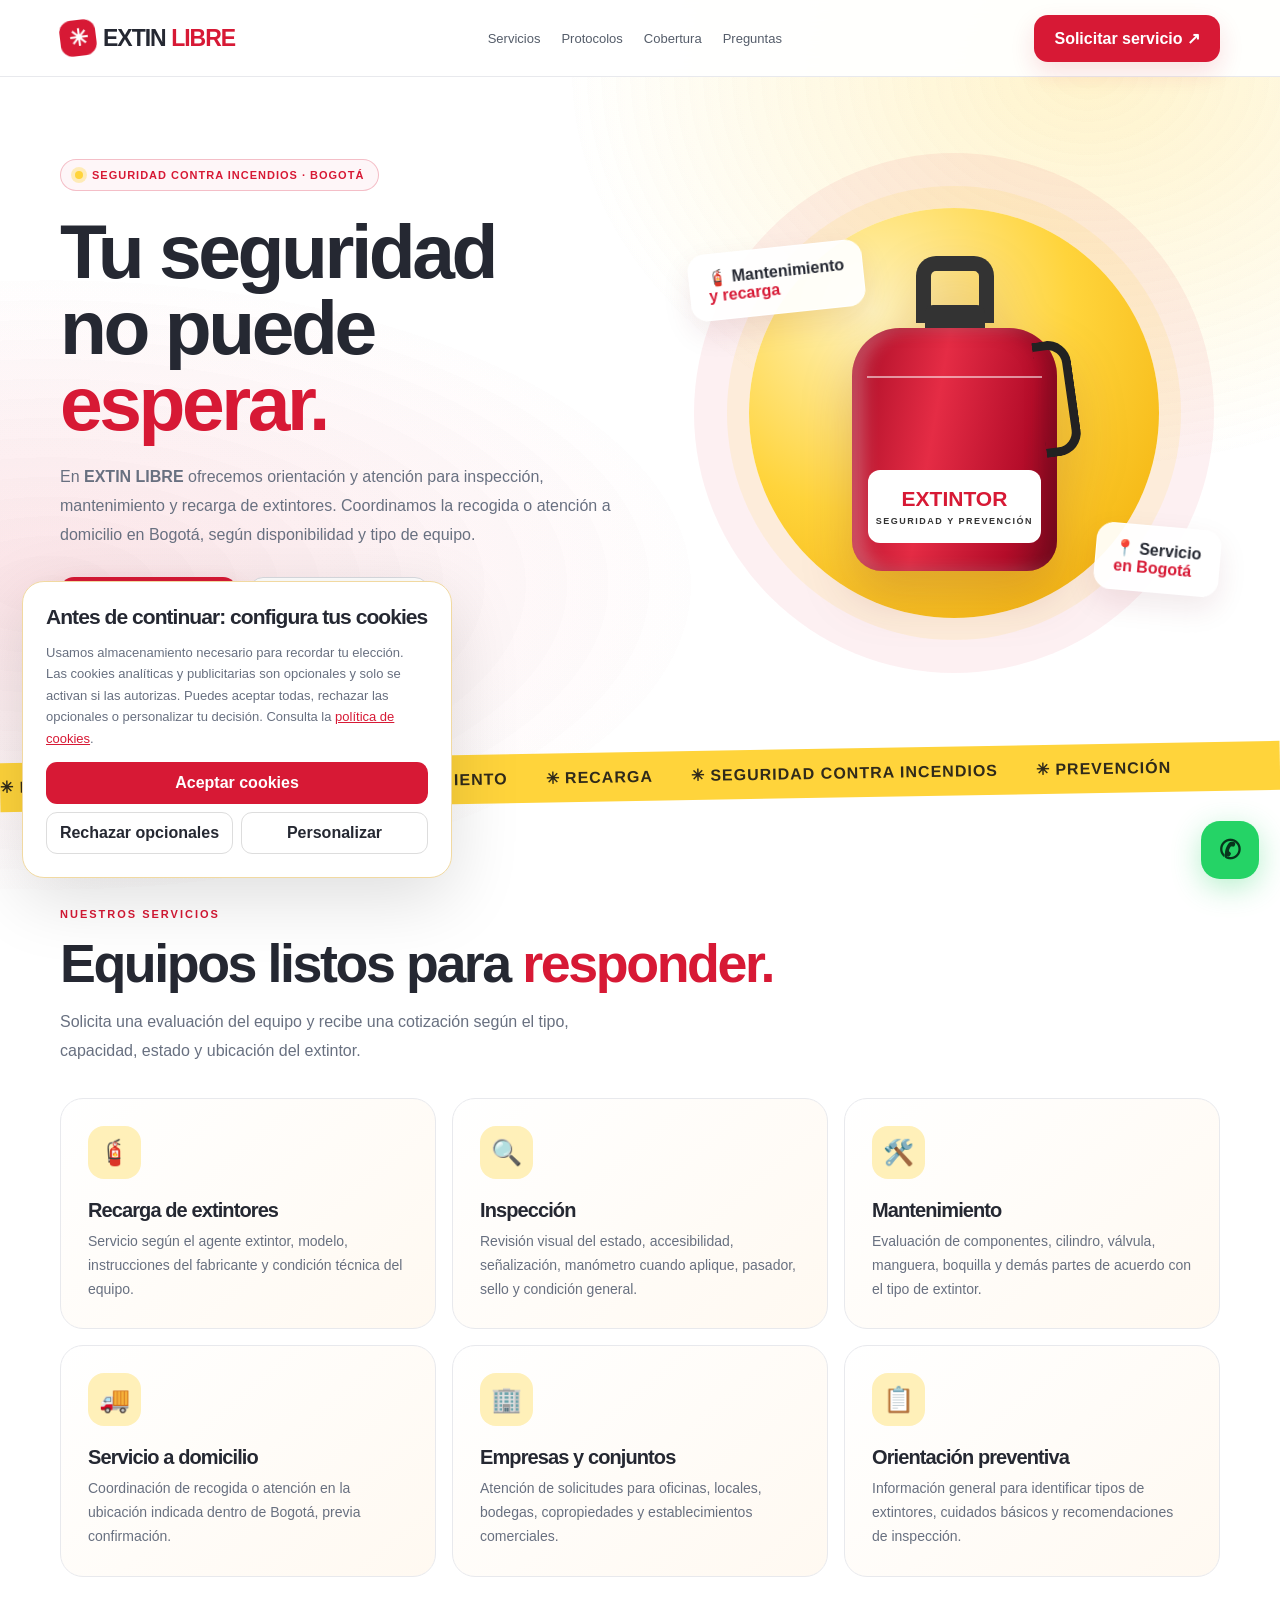
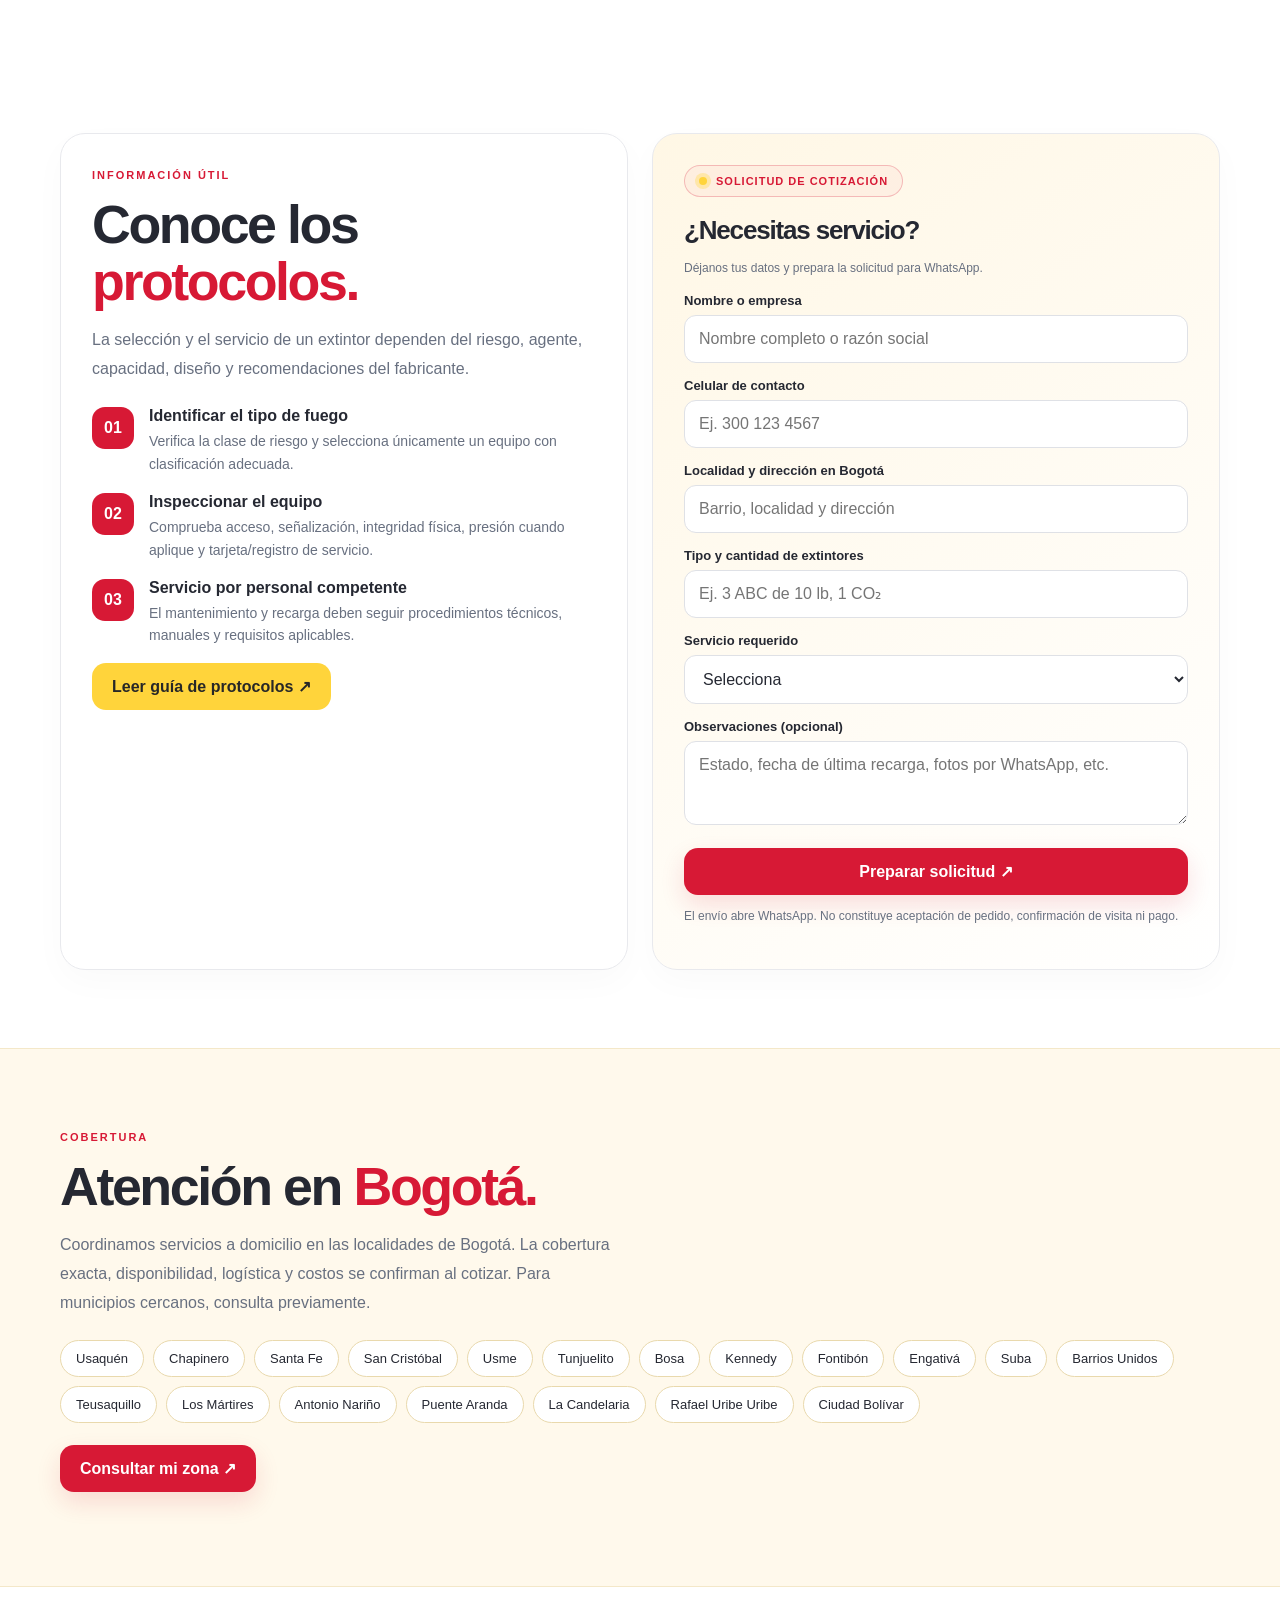
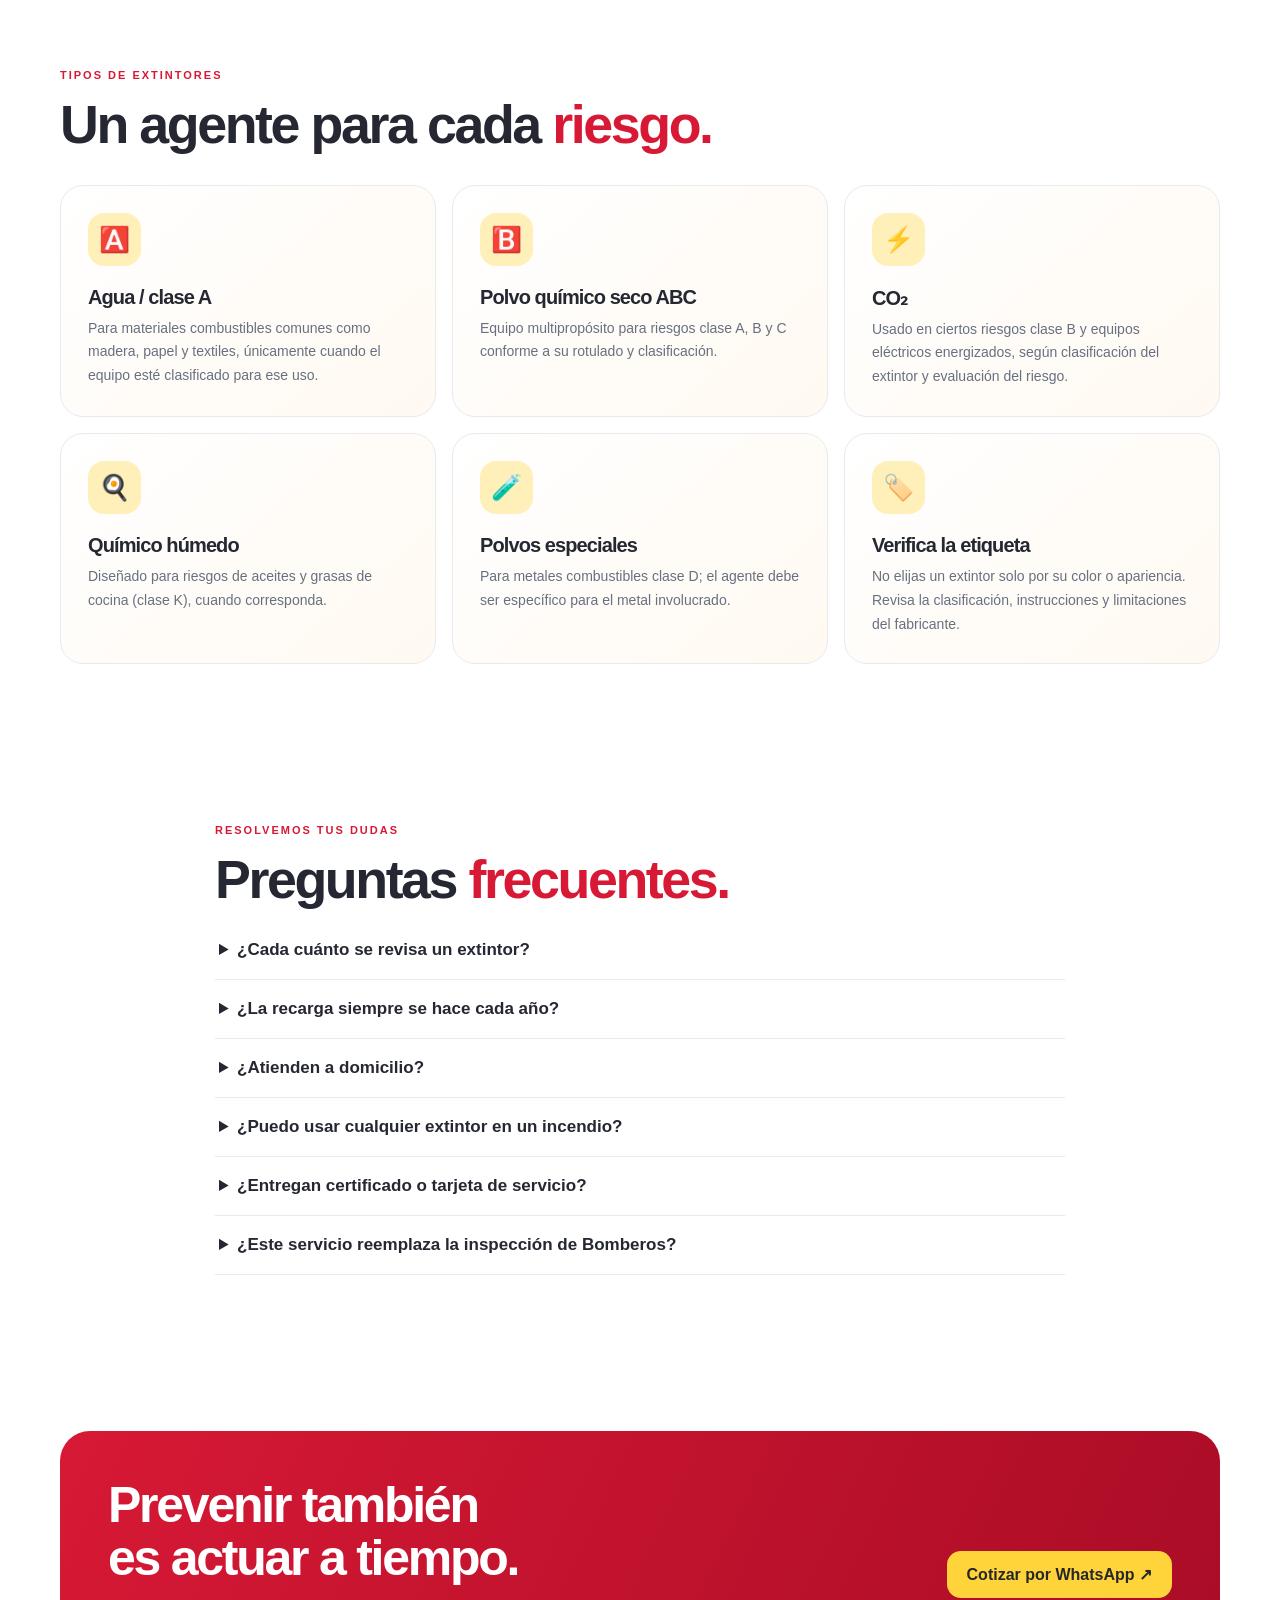
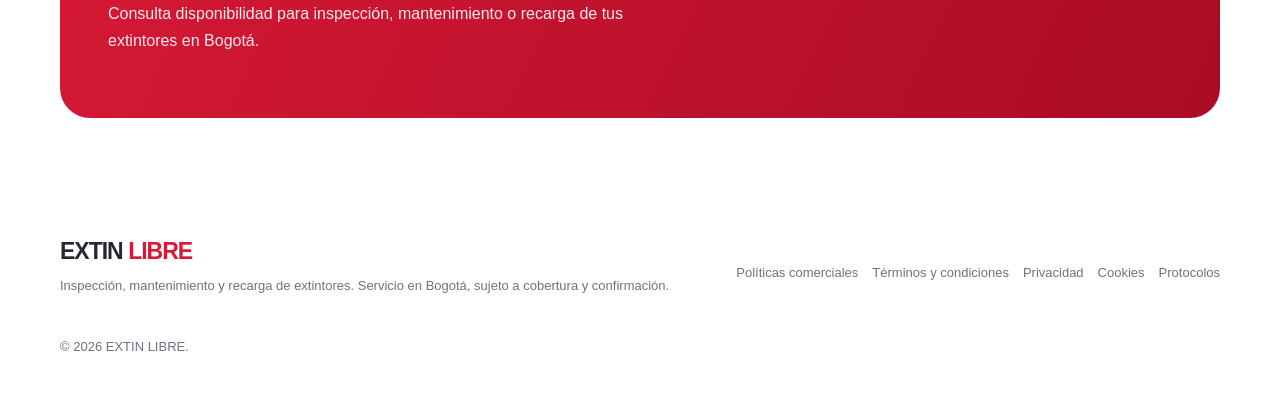
<file: extin.html>
<!doctype html><html lang="es"><head><meta charset="utf-8"><meta name="viewport" content="width=device-width,initial-scale=1"><meta name="theme-color" content="#d71935"><meta name="description" content="Servicio de inspección, mantenimiento y recarga de extintores en Bogotá. Consulta cobertura y cotiza a domicilio."><title>EXTIN LIBRE | Recarga y mantenimiento</title><link rel="stylesheet" href="assets/css/styles.css"></head><body><div class='ambient'></div><div class="ambient"></div><header><div class="shell nav"><a class="logo" href="index.html"><span class="logo-mark">✳</span>EXTIN <b>LIBRE</b></a><nav class="navlinks"><a href="index.html#servicios">Servicios</a><a href="index.html#protocolos">Protocolos</a><a href="index.html#cobertura">Cobertura</a><a href="index.html#preguntas">Preguntas</a></nav><a class="btn btn-red" data-wa href="https://wa.me/573160484394" target="_blank" rel="noopener noreferrer">Solicitar servicio ↗</a></div></header>
<main>
<section class="hero" id="inicio"><div class="shell hero-grid"><div><span class="eyebrow"><span class="dot"></span> Seguridad contra incendios · Bogotá</span><h1>Tu seguridad<br>no puede <span class="accent">esperar.</span></h1><p>En <strong>EXTIN LIBRE</strong> ofrecemos orientación y atención para inspección, mantenimiento y recarga de extintores. Coordinamos la recogida o atención a domicilio en Bogotá, según disponibilidad y tipo de equipo.</p><div class="hero-actions"><a class="btn btn-red" data-wa href="https://wa.me/573160484394" target="_blank" rel="noopener noreferrer">Cotizar servicio ↗</a><a class="btn btn-outline" href="#servicios">Conocer servicios</a></div><div class="micro"><span>Atención en Bogotá</span><span>Consulta a domicilio</span><span>Cotización previa</span></div></div>
<div class="art" aria-label="Ilustración de un extintor"><div class="halo"></div><div class="float-card one">🧯 Mantenimiento<br><em>y recarga</em></div><div class="extinguisher"><div class="handle"></div><div class="neck"></div><div class="tank"><div class="label-tank">EXTINTOR<small>SEGURIDAD Y PREVENCIÓN</small></div></div><div class="hose"></div></div><div class="float-card two">📍 Servicio<br><em>en Bogotá</em></div></div></div></section>
<div class="band"><div class="band-track"><span>✳ PREVENCIÓN</span><span>✳ INSPECCIÓN</span><span>✳ MANTENIMIENTO</span><span>✳ RECARGA</span><span>✳ SEGURIDAD CONTRA INCENDIOS</span><span>✳ PREVENCIÓN</span></div></div>
<section class="section" id="servicios"><div class="shell"><div class="section-head reveal"><span class="kicker">Nuestros servicios</span><h2>Equipos listos para <span class="accent">responder.</span></h2><p class="intro">Solicita una evaluación del equipo y recibe una cotización según el tipo, capacidad, estado y ubicación del extintor.</p></div><div class="cards">
<article class="card reveal"><div class="card-icon">🧯</div><h3>Recarga de extintores</h3><p>Servicio según el agente extintor, modelo, instrucciones del fabricante y condición técnica del equipo.</p></article>
<article class="card reveal"><div class="card-icon">🔍</div><h3>Inspección</h3><p>Revisión visual del estado, accesibilidad, señalización, manómetro cuando aplique, pasador, sello y condición general.</p></article>
<article class="card reveal"><div class="card-icon">🛠️</div><h3>Mantenimiento</h3><p>Evaluación de componentes, cilindro, válvula, manguera, boquilla y demás partes de acuerdo con el tipo de extintor.</p></article>
<article class="card reveal"><div class="card-icon">🚚</div><h3>Servicio a domicilio</h3><p>Coordinación de recogida o atención en la ubicación indicada dentro de Bogotá, previa confirmación.</p></article>
<article class="card reveal"><div class="card-icon">🏢</div><h3>Empresas y conjuntos</h3><p>Atención de solicitudes para oficinas, locales, bodegas, copropiedades y establecimientos comerciales.</p></article>
<article class="card reveal"><div class="card-icon">📋</div><h3>Orientación preventiva</h3><p>Información general para identificar tipos de extintores, cuidados básicos y recomendaciones de inspección.</p></article>
</div></div></section>
<section class="section" id="protocolos"><div class="shell split"><div class="panel reveal"><span class="kicker">Información útil</span><h2>Conoce los <span class="accent">protocolos.</span></h2><p class="intro">La selección y el servicio de un extintor dependen del riesgo, agente, capacidad, diseño y recomendaciones del fabricante.</p><div class="steps">
<div class="step"><span class="number">01</span><div><strong>Identificar el tipo de fuego</strong><p>Verifica la clase de riesgo y selecciona únicamente un equipo con clasificación adecuada.</p></div></div>
<div class="step"><span class="number">02</span><div><strong>Inspeccionar el equipo</strong><p>Comprueba acceso, señalización, integridad física, presión cuando aplique y tarjeta/registro de servicio.</p></div></div>
<div class="step"><span class="number">03</span><div><strong>Servicio por personal competente</strong><p>El mantenimiento y recarga deben seguir procedimientos técnicos, manuales y requisitos aplicables.</p></div></div>
</div><p><a class="btn btn-yellow" href="protocolos/index.html">Leer guía de protocolos ↗</a></p></div>
<div class="panel form-panel" id="cotizar"><span class="eyebrow"><span class="dot"></span> Solicitud de cotización</span><h3 style="margin-top:18px">¿Necesitas servicio?</h3><p class="note">Déjanos tus datos y prepara la solicitud para WhatsApp.</p><form id="quoteForm"><label for="nombre">Nombre o empresa</label><input id="nombre" required maxlength="90" placeholder="Nombre completo o razón social"><label for="telefono">Celular de contacto</label><input id="telefono" type="tel" required pattern="[0-9+() .-]{7,20}" placeholder="Ej. 300 123 4567"><label for="zona">Localidad y dirección en Bogotá</label><input id="zona" required maxlength="150" placeholder="Barrio, localidad y dirección"><label for="equipo">Tipo y cantidad de extintores</label><input id="equipo" required maxlength="120" placeholder="Ej. 3 ABC de 10 lb, 1 CO₂"><label for="servicio">Servicio requerido</label><select id="servicio" required><option value="">Selecciona</option><option>Recarga</option><option>Inspección y mantenimiento</option><option>Recogida y entrega</option><option>Asesoría / cotización</option><option>No sé, necesito orientación</option></select><label for="detalle">Observaciones (opcional)</label><textarea id="detalle" rows="3" placeholder="Estado, fecha de última recarga, fotos por WhatsApp, etc."></textarea><button class="btn btn-red" type="submit">Preparar solicitud ↗</button><p class="note">El envío abre WhatsApp. No constituye aceptación de pedido, confirmación de visita ni pago.</p></form></div></div></section>
<section class="section coverage" id="cobertura"><div class="shell"><span class="kicker">Cobertura</span><h2>Atención en <span class="accent">Bogotá.</span></h2><p class="intro">Coordinamos servicios a domicilio en las localidades de Bogotá. La cobertura exacta, disponibilidad, logística y costos se confirman al cotizar. Para municipios cercanos, consulta previamente.</p><div class="chips"><span>Usaquén</span><span>Chapinero</span><span>Santa Fe</span><span>San Cristóbal</span><span>Usme</span><span>Tunjuelito</span><span>Bosa</span><span>Kennedy</span><span>Fontibón</span><span>Engativá</span><span>Suba</span><span>Barrios Unidos</span><span>Teusaquillo</span><span>Los Mártires</span><span>Antonio Nariño</span><span>Puente Aranda</span><span>La Candelaria</span><span>Rafael Uribe Uribe</span><span>Ciudad Bolívar</span></div><p style="margin-top:22px"><a class="btn btn-red" data-wa href="https://wa.me/573160484394" target="_blank" rel="noopener noreferrer">Consultar mi zona ↗</a></p></div></section>
<section class="section"><div class="shell"><div class="section-head"><span class="kicker">Tipos de extintores</span><h2>Un agente para cada <span class="accent">riesgo.</span></h2></div><div class="cards">
<article class="card"><div class="card-icon">🅰️</div><h3>Agua / clase A</h3><p>Para materiales combustibles comunes como madera, papel y textiles, únicamente cuando el equipo esté clasificado para ese uso.</p></article>
<article class="card"><div class="card-icon">🅱️</div><h3>Polvo químico seco ABC</h3><p>Equipo multipropósito para riesgos clase A, B y C conforme a su rotulado y clasificación.</p></article>
<article class="card"><div class="card-icon">⚡</div><h3>CO₂</h3><p>Usado en ciertos riesgos clase B y equipos eléctricos energizados, según clasificación del extintor y evaluación del riesgo.</p></article>
<article class="card"><div class="card-icon">🍳</div><h3>Químico húmedo</h3><p>Diseñado para riesgos de aceites y grasas de cocina (clase K), cuando corresponda.</p></article>
<article class="card"><div class="card-icon">🧪</div><h3>Polvos especiales</h3><p>Para metales combustibles clase D; el agente debe ser específico para el metal involucrado.</p></article>
<article class="card"><div class="card-icon">🏷️</div><h3>Verifica la etiqueta</h3><p>No elijas un extintor solo por su color o apariencia. Revisa la clasificación, instrucciones y limitaciones del fabricante.</p></article>
</div></div></section>
<section class="section" id="preguntas"><div class="shell faq"><span class="kicker">Resolvemos tus dudas</span><h2>Preguntas <span class="accent">frecuentes.</span></h2>
<details><summary>¿Cada cuánto se revisa un extintor?</summary><p>La NTC 2885 contempla inspecciones periódicas y mantenimiento al menos anual para los equipos cubiertos por sus disposiciones. Deben considerarse además el fabricante, el tipo de extintor, el ambiente y los requisitos aplicables. No uses esta información como sustituto del programa de inspección del lugar.</p></details>
<details><summary>¿La recarga siempre se hace cada año?</summary><p>No existe una única respuesta para todos los modelos y agentes. La necesidad de recarga puede surgir después de una descarga, pérdida de presión, mantenimiento que lo requiera o según los intervalos y procedimientos aplicables al equipo. Solicita evaluación técnica.</p></details>
<details><summary>¿Atienden a domicilio?</summary><p>Coordinamos servicio en Bogotá según localidad, tipo y cantidad de equipos, acceso y disponibilidad. El costo y modalidad se confirman antes de aceptar.</p></details>
<details><summary>¿Puedo usar cualquier extintor en un incendio?</summary><p>No. Un agente inadecuado puede aumentar el peligro. Prioriza evacuar, activar la alarma y llamar a emergencias. Solo una persona capacitada debe intentar usar un extintor si el fuego es incipiente, existe una salida segura y el equipo es apropiado.</p></details>
<details><summary>¿Entregan certificado o tarjeta de servicio?</summary><p>La documentación que se entregue dependerá del trabajo efectivamente realizado y de los requisitos aplicables. Confirma antes de contratar qué registro, etiqueta, informe o soporte se incluye. No se ofrece certificación oficial de Bomberos.</p></details>
<details><summary>¿Este servicio reemplaza la inspección de Bomberos?</summary><p>No. El mantenimiento de extintores no equivale al Concepto Técnico ni a una inspección oficial del Cuerpo Oficial de Bomberos de Bogotá.</p></details>
</div></section>
<section class="section"><div class="shell"><div class="cta"><div><h2>Prevenir también<br>es actuar a tiempo.</h2><p>Consulta disponibilidad para inspección, mantenimiento o recarga de tus extintores en Bogotá.</p></div><a class="btn" data-wa href="https://wa.me/573160484394" target="_blank" rel="noopener noreferrer">Cotizar por WhatsApp ↗</a></div></div></section>
</main>
<footer><div class="shell footer-row"><div><a class="logo" href="index.html">EXTIN <b>LIBRE</b></a><p>Inspección, mantenimiento y recarga de extintores. Servicio en Bogotá, sujeto a cobertura y confirmación.</p></div><div class="footer-links"><a href="politicas-comerciales/index.html">Políticas comerciales</a><a href="terminos-condiciones/index.html">Términos y condiciones</a><a href="politica-privacidad/index.html">Privacidad</a><a href="politica-cookies/index.html" data-cookie-open>Cookies</a><a href="protocolos/index.html">Protocolos</a></div><p>© <span data-year></span> EXTIN LIBRE.</p></div></footer>
<section class="cookie-banner" id="cookieBanner" role="dialog" aria-label="Preferencias de cookies" hidden>
<h3>Antes de continuar: configura tus cookies</h3><p>Usamos almacenamiento necesario para recordar tu elección. Las cookies analíticas y publicitarias son opcionales y solo se activan si las autorizas. Puedes aceptar todas, rechazar las opcionales o personalizar tu decisión. Consulta la <a href="politica-cookies/index.html">política de cookies</a>.</p>
<div class="cookie-actions"><button class="cookie-accept" id="cookieAccept">Aceptar cookies</button><button class="cookie-reject" id="cookieReject">Rechazar opcionales</button><button class="cookie-customize" id="cookieCustomize">Personalizar</button></div></section>
<div class="cookie-settings" id="cookieSettings" role="dialog" aria-modal="true" hidden><div class="cookie-settings-card"><h3>Configurar cookies</h3><p>Las cookies necesarias permanecen activas para guardar tu elección.</p>
<div class="cookie-category"><div><b>Necesarias</b><small>Funcionamiento básico y preferencias.</small></div><input type="checkbox" checked disabled></div>
<div class="cookie-category"><div><b>Analíticas</b><small>Permiten medir visitas y mejorar el sitio.</small></div><input id="cookieAnalytics" type="checkbox"></div>
<div class="cookie-category"><div><b>Publicidad</b><small>Permiten medir campañas y personalizar anuncios.</small></div><input id="cookieMarketing" type="checkbox"></div>
<div class="cookie-settings-actions"><button class="cookie-save" id="cookieSave">Guardar preferencias</button><button class="cookie-cancel" id="cookieCancel">Cancelar</button></div></div></div>
<button class="cookie-reopen" id="cookieReopen" aria-label="Cambiar preferencias de cookies" hidden>⚙</button>
<a class="wa" data-wa href="https://wa.me/573160484394" target="_blank" rel="noopener noreferrer" aria-label="Contactar por WhatsApp">✆</a><script src="assets/js/main.js"></script></body></html>
</file>
<file: assets/css/styles.css>
:root{--red:#d71935;--red2:#a90c26;--yellow:#ffd43b;--white:#fff;--ink:#252832;--muted:#687080;--line:#e8e9ed;--soft:#fff5f2;--bg:#fff}
*{box-sizing:border-box}html{scroll-behavior:smooth}body{margin:0;background:var(--bg);color:var(--ink);font-family:Arial,Helvetica,sans-serif;overflow-x:hidden}a{color:inherit;text-decoration:none}button,input,select,textarea{font:inherit}.shell{width:min(1160px,calc(100% - 36px));margin:auto}
.ambient{position:fixed;inset:0;z-index:-1;pointer-events:none;background:radial-gradient(ellipse at 85% 8%,#ffd43b24,transparent 34%),radial-gradient(ellipse at 4% 65%,#d7193510,transparent 38%)}
header{position:sticky;top:0;z-index:20;background:#ffffffed;backdrop-filter:blur(16px);border-bottom:1px solid var(--line)}.nav{display:flex;align-items:center;justify-content:space-between;min-height:76px;gap:18px}.logo{font-weight:900;font-size:23px;letter-spacing:-1px;color:var(--ink)}.logo b{color:var(--red)}.logo-mark{display:inline-grid;place-items:center;width:36px;height:36px;margin-right:7px;background:var(--red);color:#fff;border-radius:12px;transform:rotate(-7deg)}.navlinks{display:flex;gap:21px;font-size:13px;color:#555d6a}.navlinks a:hover{color:var(--red)}
.btn{display:inline-flex;align-items:center;justify-content:center;gap:8px;border:0;border-radius:14px;padding:14px 20px;font-weight:800;transition:.25s;cursor:pointer}.btn:hover{transform:translateY(-3px)}.btn-red{background:var(--red);color:#fff;box-shadow:0 10px 25px #d7193524}.btn-yellow{background:var(--yellow);color:#272727}.btn-outline{background:#fff;border:1px solid #d9dbe1;color:var(--ink)}
.hero{padding:82px 0 70px}.hero-grid{display:grid;grid-template-columns:1.05fr .95fr;gap:42px;align-items:center}.eyebrow{display:inline-flex;align-items:center;gap:9px;color:var(--red);border:1px solid #d7193540;border-radius:30px;padding:9px 14px;background:#d7193509;font-size:11px;font-weight:800;letter-spacing:1px;text-transform:uppercase}.dot{width:8px;height:8px;border-radius:50%;background:var(--yellow);box-shadow:0 0 0 4px #ffd43b55}h1,h2,h3{letter-spacing:-.045em}h1{font-size:clamp(48px,6vw,82px);line-height:.99;margin:22px 0}.accent{color:var(--red)}.hero p,.intro{color:var(--muted);line-height:1.8;font-size:16px;max-width:560px}.hero-actions{display:flex;gap:12px;flex-wrap:wrap;margin:28px 0}.micro{display:flex;gap:18px;flex-wrap:wrap;color:#555d6a;font-size:12px}.micro span:before{content:"✓ ";color:var(--red);font-weight:bold}
.art{min-height:450px;position:relative;display:grid;place-items:center}.halo{position:absolute;width:min(410px,90%);aspect-ratio:1;border-radius:50%;background:radial-gradient(circle at 30% 25%,#fff3bd,#ffd43b 48%,#f0a900);box-shadow:0 0 0 22px #ffd43b22,0 0 0 55px #d7193510;animation:breathe 5s ease-in-out infinite}.extinguisher{position:relative;width:205px;height:315px;filter:drop-shadow(0 24px 25px #6d182b33);animation:float 5s ease-in-out infinite}.handle{position:absolute;left:64px;top:0;width:78px;height:67px;border:15px solid #333;border-bottom:0;border-radius:20px 20px 0 0}.neck{position:absolute;top:49px;left:73px;width:60px;height:35px;background:#333;border-radius:8px 8px 2px 2px}.tank{position:absolute;inset:72px 0 0;border-radius:48px 48px 30px 30px;background:linear-gradient(100deg,#a90c26,#e52c45 40%,#b50d2a 78%,#79091d);box-shadow:inset -13px 0 18px #65071966,inset 12px 0 16px #ffffff40}.tank:before{content:"";position:absolute;left:15px;right:15px;top:48px;border-top:2px solid #ffffff88}.label-tank{position:absolute;top:142px;left:16px;right:16px;padding:17px 5px;background:#fff;border-radius:12px;text-align:center;color:var(--red);font-weight:900;font-size:21px}.label-tank small{display:block;font-size:9px;letter-spacing:1.5px;color:#333;margin-top:5px}.hose{position:absolute;right:-19px;top:84px;width:37px;height:116px;border:9px solid #222;border-left:0;border-radius:0 24px 24px 0;transform:rotate(-8deg)}.float-card{position:absolute;z-index:2;padding:14px 18px;border:1px solid #ffffff;background:#ffffffed;border-radius:17px;box-shadow:0 12px 30px #6d182b18;font-weight:800}.float-card.one{top:13%;left:0;transform:rotate(-6deg)}.float-card.two{bottom:10%;right:0;transform:rotate(5deg)}.float-card em{font-style:normal;color:var(--red)}
.band{background:var(--yellow);color:#302a1a;overflow:hidden;padding:15px 0;transform:rotate(-1deg);margin:15px 0 25px}.band-track{white-space:nowrap;font-weight:900;font-size:16px;letter-spacing:1px;animation:marquee 27s linear infinite}.band-track span{padding-right:38px}
.section{padding:78px 0}.section-head{max-width:720px;margin-bottom:32px}.kicker{font-size:11px;text-transform:uppercase;letter-spacing:2px;color:var(--red);font-weight:900}.section h2{font-size:clamp(34px,4.2vw,55px);line-height:1.06;margin:13px 0}.cards{display:grid;grid-template-columns:repeat(3,1fr);gap:16px}.card{padding:27px;border:1px solid var(--line);background:linear-gradient(140deg,#fff,#fff9f1);border-radius:23px;transition:.25s}.card:hover{transform:translateY(-6px);border-color:#e99aa5;box-shadow:0 15px 35px #d7193510}.card-icon{width:53px;height:53px;display:grid;place-items:center;background:#fff0b9;border-radius:16px;font-size:25px}.card h3{font-size:20px;margin:20px 0 8px}.card p{color:var(--muted);line-height:1.7;margin:0;font-size:14px}
.split{display:grid;grid-template-columns:1fr 1fr;gap:24px;align-items:stretch}.panel{border:1px solid var(--line);background:#fff;border-radius:25px;padding:31px;box-shadow:0 12px 35px #22222206}.panel h3{font-size:26px;margin:0 0 13px}.steps{display:grid;gap:18px;margin-top:24px}.step{display:flex;gap:15px}.number{flex:none;display:grid;place-items:center;width:42px;height:42px;border-radius:13px;background:var(--red);color:white;font-weight:900}.step strong{display:block;margin:0 0 5px}.step p{margin:0;color:var(--muted);line-height:1.6;font-size:14px}.form-panel{background:linear-gradient(145deg,#fff7e5,#fff)}label{display:block;margin:15px 0 7px;font-size:13px;font-weight:800}input,select,textarea{width:100%;border:1px solid #dfe1e6;background:#fff;color:var(--ink);border-radius:12px;padding:14px;outline:none}input:focus,select:focus,textarea:focus{border-color:var(--red)}.form-panel .btn{width:100%;margin-top:19px}.note{font-size:12px;color:var(--muted);line-height:1.6}
.coverage{background:#fff9ec;border-top:1px solid #f4e8c9;border-bottom:1px solid #f4e8c9}.chips{display:flex;gap:9px;flex-wrap:wrap;margin-top:22px}.chips span{border:1px solid #e9d9ad;padding:10px 15px;border-radius:40px;background:#fff;font-size:13px}
.faq{max-width:850px;margin:auto}.faq details{border-bottom:1px solid var(--line);padding:19px 4px}.faq summary{cursor:pointer;font-weight:800;font-size:17px}.faq details p{color:var(--muted);line-height:1.7;font-size:14px}
.cta{border-radius:30px;background:linear-gradient(115deg,var(--red),#a90c26);color:#fff;padding:48px;display:flex;justify-content:space-between;align-items:center;gap:24px}.cta h2{font-size:clamp(32px,4vw,50px);margin:0 0 10px}.cta p{max-width:530px;line-height:1.65;color:#ffe9ec}.cta .btn{background:var(--yellow);color:#272727;white-space:nowrap}
footer{padding:42px 0;color:#6c7280;font-size:13px}.footer-row{display:flex;justify-content:space-between;align-items:center;gap:20px;flex-wrap:wrap}.footer-links{display:flex;gap:14px;flex-wrap:wrap}.footer-links a:hover{color:var(--red)}.wa{position:fixed;right:21px;bottom:21px;z-index:25;display:grid;place-items:center;width:58px;height:58px;border-radius:19px;background:#25d366;color:#07351c;box-shadow:0 8px 30px #25d36655;font-size:26px;font-weight:900}.reveal{opacity:0;transform:translateY(20px);transition:.65s}.reveal.show{opacity:1;transform:none}
.legal{max-width:900px;padding:55px 0 80px}.legal h1{font-size:clamp(38px,5vw,58px)}.legal h2{margin-top:32px;font-size:24px}.legal p,.legal li{color:#555d6a;line-height:1.8}.legal .notice{padding:18px;border-left:4px solid var(--yellow);background:#fff9e8;border-radius:10px}
.cookie-banner{position:fixed;z-index:1000;left:22px;bottom:22px;width:min(430px,calc(100% - 30px));padding:23px;border:1px solid #f1d9a1;border-radius:22px;background:#fff;color:var(--ink);box-shadow:0 20px 70px #0002}.cookie-banner[hidden],.cookie-settings[hidden],.cookie-reopen[hidden]{display:none!important}.cookie-banner h3{margin:0;font-size:21px}.cookie-banner p{color:var(--muted);font-size:13px;line-height:1.65}.cookie-banner a{color:var(--red);text-decoration:underline}.cookie-actions{display:grid;grid-template-columns:1fr 1fr;gap:8px}.cookie-actions button,.cookie-settings button{min-height:42px;border-radius:11px;padding:10px;font-weight:800;cursor:pointer}.cookie-accept{grid-column:1/-1;border:0;background:var(--red);color:#fff}.cookie-reject,.cookie-customize,.cookie-cancel{background:#fff;border:1px solid #ddd;color:var(--ink)}.cookie-settings{position:fixed;z-index:1002;inset:0;display:grid;place-items:center;padding:18px;background:#16161688}.cookie-settings-card{width:min(470px,100%);padding:26px;border-radius:22px;background:#fff;max-height:90vh;overflow:auto}.cookie-category{display:flex;justify-content:space-between;gap:15px;padding:14px 0;border-bottom:1px solid var(--line)}.cookie-category small{display:block;color:var(--muted);margin-top:4px}.cookie-category input{width:20px;accent-color:var(--red)}.cookie-settings-actions{display:grid;gap:8px;margin-top:18px}.cookie-save{background:var(--red);color:#fff;border:0}.cookie-reopen{position:fixed;z-index:900;bottom:22px;left:22px;width:45px;height:45px;border-radius:14px;border:1px solid #ddd;background:#fff;color:var(--red);font-size:20px;cursor:pointer}
@keyframes float{50%{transform:translateY(-15px)}}@keyframes breathe{50%{transform:scale(1.035)}}@keyframes marquee{to{transform:translateX(-35%)}}
@media(max-width:850px){.navlinks{display:none}.hero-grid,.split{grid-template-columns:1fr}.hero{padding:55px 0}.art{min-height:420px}.cards{grid-template-columns:repeat(2,1fr)}.cta{flex-direction:column;align-items:flex-start}}@media(max-width:580px){.nav{min-height:68px}.nav>.btn{padding:11px;font-size:12px}.logo{font-size:20px}.art{min-height:350px}.halo{width:290px}.extinguisher{transform:scale(.8)}.float-card{font-size:12px;padding:10px}.cards{grid-template-columns:1fr}.section{padding:60px 0}.panel{padding:23px}.cta{padding:30px 23px}.cta .btn{white-space:normal}.cookie-banner{left:12px;bottom:12px;width:calc(100% - 24px)}}
@media(prefers-reduced-motion:reduce){*,*:before,*:after{animation:none!important;scroll-behavior:auto!important}.reveal{opacity:1;transform:none}}
</file>
